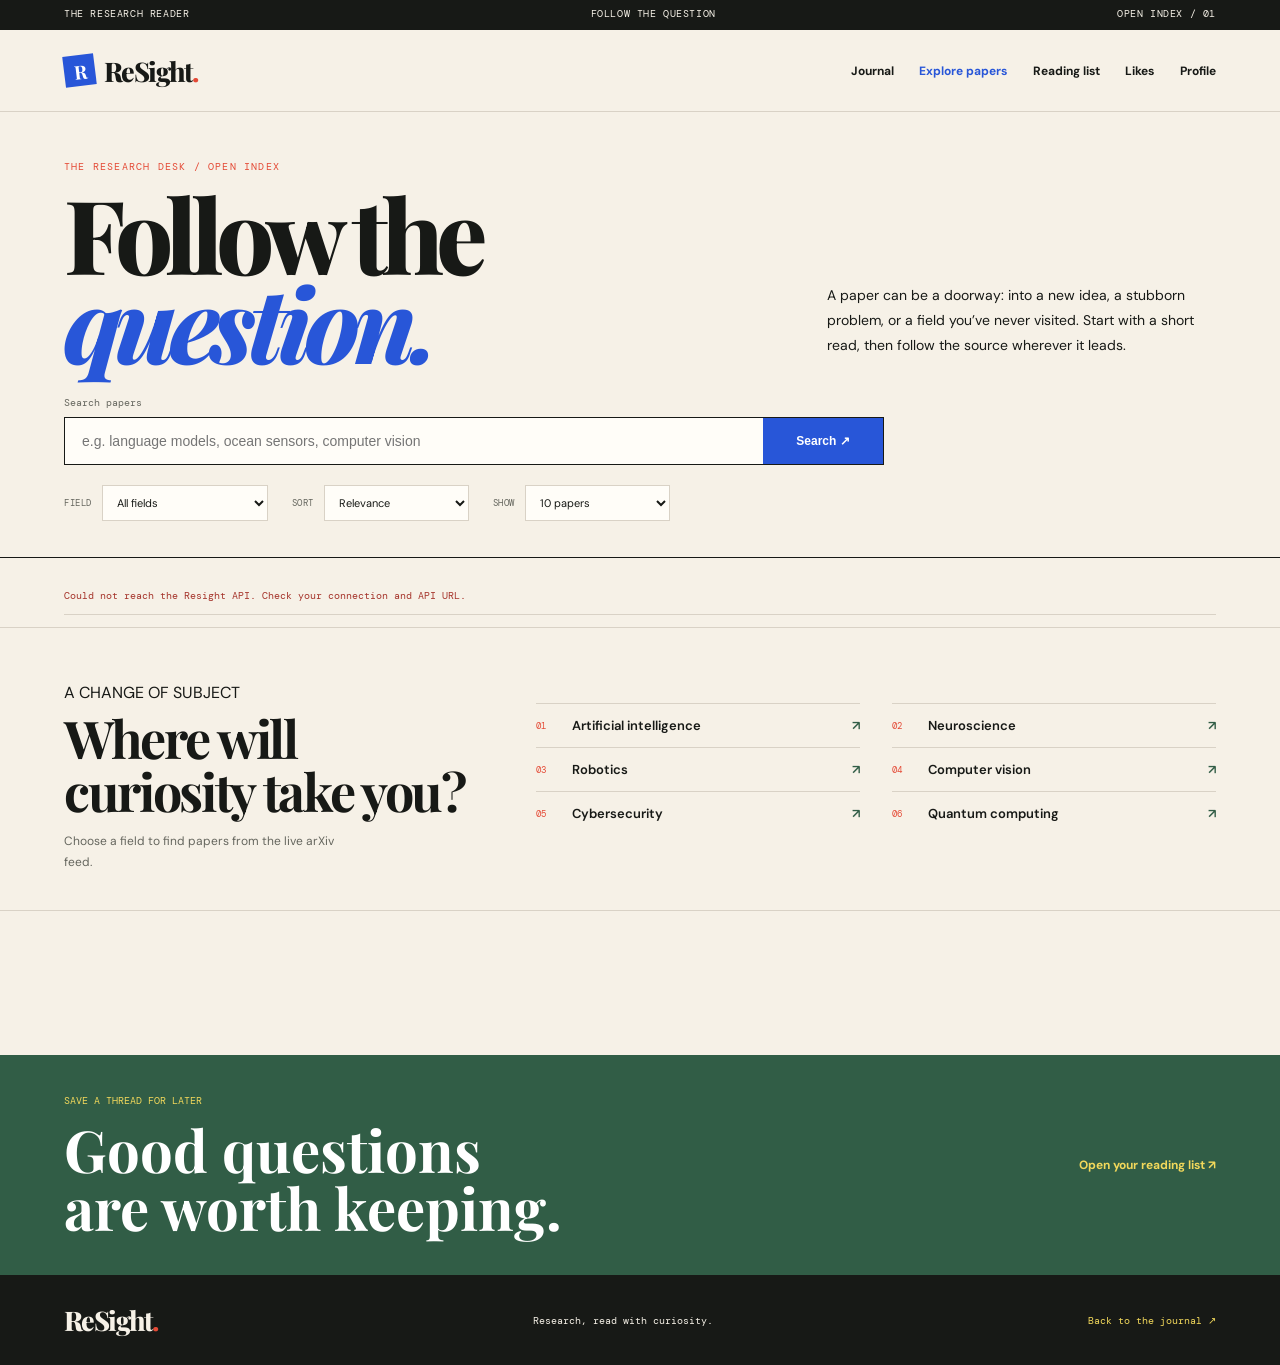
<file: frontend/index.html>
<!DOCTYPE html>
<html lang="en">
<head>
    <meta charset="UTF-8">
    <meta name="viewport" content="width=device-width, initial-scale=1.0">
    <meta name="theme-color" content="#f6f1e7">
    <title>Explore Research | ReSight</title>
    <link rel="preconnect" href="https://fonts.googleapis.com">
    <link rel="preconnect" href="https://fonts.gstatic.com" crossorigin>
    <link href="https://fonts.googleapis.com/css2?family=DM+Mono:wght@400;500&family=DM+Sans:wght@400;500;600;700&family=Playfair+Display:wght@600;700;800&display=swap" rel="stylesheet">
    <link rel="stylesheet" href="shared.css">
    <link rel="stylesheet" href="index.css">
</head>
<body class="feed-page">
    <div class="issue-ribbon"><span>THE RESEARCH READER</span><span>FOLLOW THE QUESTION</span><span>OPEN INDEX / 01</span></div>
    <header class="site-header">
        <a class="nav-logo" href="home.html"><span class="logo-mark" aria-hidden="true">R</span>ReSight<span class="logo-period">.</span></a>
        <nav aria-label="Main navigation">
            <a href="home.html">Journal</a>
            <a class="active" href="index.html">Explore papers</a>
            <a href="bookmarks.html">Reading list</a>
            <a href="likes.html">Likes</a>
            <a href="profile.html">Profile</a>
        </nav>
    </header>
    <main>
        <section class="feed-intro">
            <p class="eyebrow">THE RESEARCH DESK / OPEN INDEX</p>
            <div class="feed-title-row"><h1>Follow the<br><em>question.</em></h1><p>A paper can be a doorway: into a new idea, a stubborn problem, or a field you’ve never visited. Start with a short read, then follow the source wherever it leads.</p></div>
            <form id="searchForm" class="feed-controls" role="search">
                <label class="feed-search-label" for="searchInput">Search papers</label>
                <div class="search-field"><input id="searchInput" type="search" placeholder="e.g. language models, ocean sensors, computer vision"><button type="submit">Search <span aria-hidden="true">↗</span></button></div>
                <div class="feed-filters">
                    <label>FIELD
                        <select id="categoryselect" class="category-select">
                            <option value="All">All fields</option>
                            <option value="Artificial Intelligence">Artificial intelligence</option>
                            <option value="Neuroscience">Neuroscience</option>
                            <option value="Robotics">Robotics</option>
                            <option value="Computer Vision">Computer vision</option>
                            <option value="Cybersecurity">Cybersecurity</option>
                            <option value="Quantum Computing">Quantum computing</option>
                            <option value="Software">Software</option>
                            <option value="Energy Tech">Energy technology</option>
                        </select>
                    </label>
                    <label>SORT
                        <select id="sortSelect">
                            <option value="relevance">Relevance</option>
                            <option value="submittedDate">Newest first</option>
                        </select>
                    </label>
                    <label>SHOW
                        <select id="countSelect">
                            <option value="5">5 papers</option>
                            <option value="10" selected>10 papers</option>
                            <option value="20">20 papers</option>
                        </select>
                    </label>
                </div>
            </form>
        </section>
        <section class="feed-results" aria-label="Research results">
            <div class="result-heading"><p id="feedMessage" role="status" aria-live="polite">Preparing the research desk…</p><span id="resultCount" class="result-count"></span></div>
            <section id="featuredSection" class="featured-section" aria-label="Featured paper" hidden>
                <div class="editorial-marker"><span>01</span><span>THE OPENING PAPER</span></div>
                <div id="featuredPaper" class="featured-paper"></div>
            </section>
            <section id="recentSection" class="recent-section" aria-labelledby="recentHeading" hidden>
                <div class="feed-section-heading">
                    <div><p class="eyebrow">THE LATEST READING</p><h2 id="recentHeading">Recent papers<span class="tomato-period">.</span></h2></div>
                    <p>Selected from the papers returned by your current search.</p>
                </div>
                <div id="recentPapers" class="contain recent-grid"></div>
            </section>
            <section id="whySection" class="why-section" aria-labelledby="whyHeading" hidden>
                <div class="why-label"><span>02 / A CLOSER LOOK</span><h2 id="whyHeading">Why it matters</h2></div>
                <div id="whyPaper" class="why-paper"></div>
            </section>
            <section class="discovery-section" aria-labelledby="discoveryHeading">
                <div class="discovery-copy">
                    <p class="eyebrow">A CHANGE OF SUBJECT</p>
                    <h2 id="discoveryHeading">Where will<br>curiosity take you?</h2>
                    <p>Choose a field to find papers from the live arXiv feed.</p>
                </div>
                <nav class="discovery-topics" aria-label="Explore research fields">
                    <a href="index.html" data-category="Artificial Intelligence"><span>01</span>Artificial intelligence <span aria-hidden="true">↗</span></a>
                    <a href="index.html" data-category="Neuroscience"><span>02</span>Neuroscience <span aria-hidden="true">↗</span></a>
                    <a href="index.html" data-category="Robotics"><span>03</span>Robotics <span aria-hidden="true">↗</span></a>
                    <a href="index.html" data-category="Computer Vision"><span>04</span>Computer vision <span aria-hidden="true">↗</span></a>
                    <a href="index.html" data-category="Cybersecurity"><span>05</span>Cybersecurity <span aria-hidden="true">↗</span></a>
                    <a href="index.html" data-category="Quantum Computing"><span>06</span>Quantum computing <span aria-hidden="true">↗</span></a>
                </nav>
            </section>
            <section id="moreSection" class="more-section" aria-labelledby="moreHeading" hidden>
                <div class="feed-section-heading">
                    <div><p class="eyebrow">KEEP PULLING THE THREAD</p><h2 id="moreHeading">More from the search<span class="cobalt-period">.</span></h2></div>
                    <p>The remaining papers, left open for a longer read.</p>
                </div>
                <div id="morePapers" class="contain more-grid"></div>
            </section>
        </section>
        <section class="feed-bottom-cta"><p class="eyebrow">SAVE A THREAD FOR LATER</p><h2>Good questions<br>are worth keeping.</h2><a href="bookmarks.html">Open your reading list ↗</a></section>
    </main>
    <footer class="site-footer"><a class="nav-logo" href="home.html">ReSight<span class="logo-period">.</span></a><span>Research, read with curiosity.</span><a href="home.html">Back to the journal ↗</a></footer>
    <script src="runtime-config.js"></script>
    <script src="config.js"></script>
    <script src="api.js"></script>
    <script src="script.js"></script>
</body>
</html>
</file>
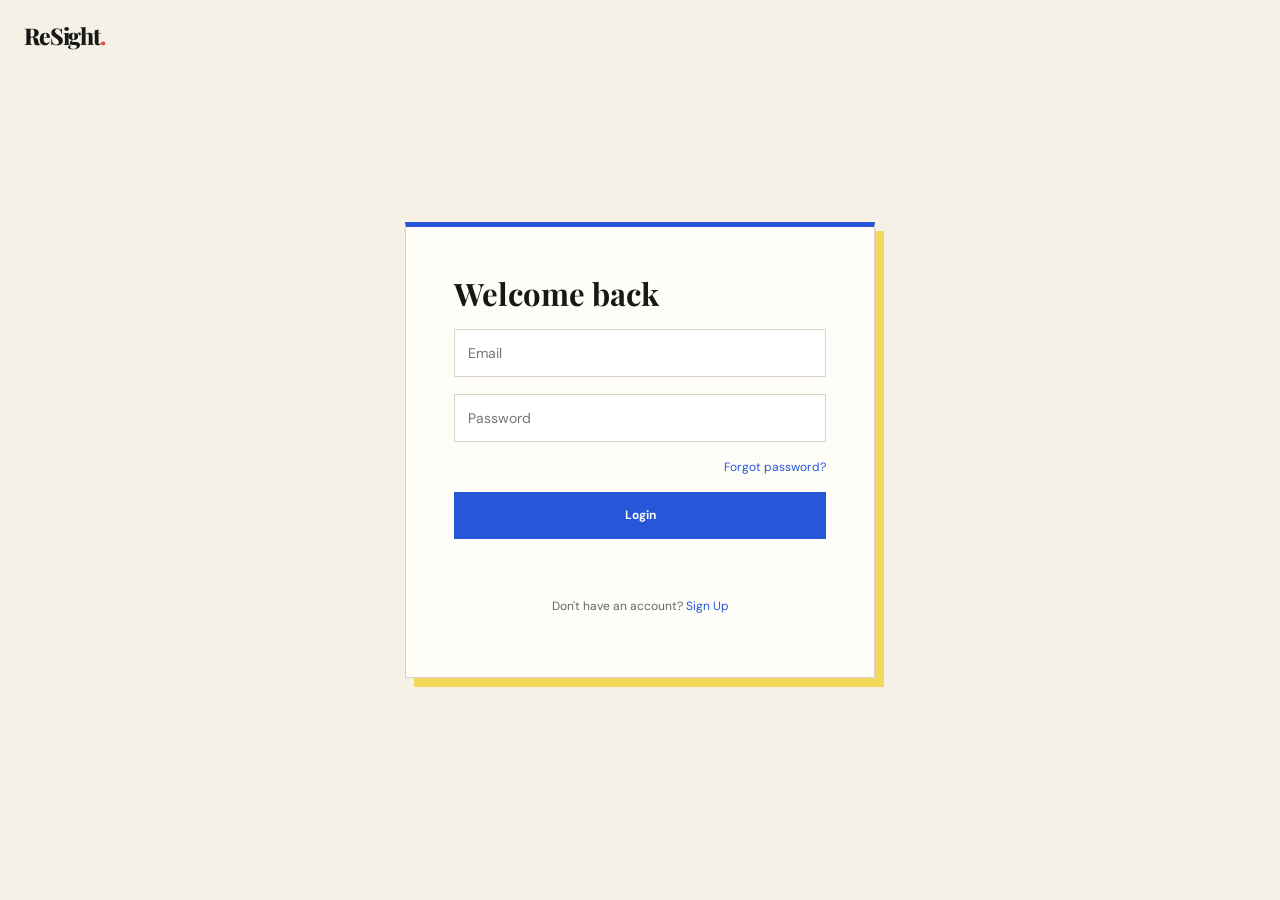
<file: frontend/bookmarks.html>
<!DOCTYPE html>

<html lang="en">

<head>
<meta charset="UTF-8">
<meta name="viewport" content="width=device-width, initial-scale=1.0">
<link rel="preconnect" href="https://fonts.googleapis.com">

<link rel="preconnect" href="https://fonts.gstatic.com" crossorigin>

<link href="https://fonts.googleapis.com/css2?family=DM+Mono:wght@400;500&family=DM+Sans:wght@400;500;600;700&family=Playfair+Display:wght@600;700;800&display=swap" rel="stylesheet">
<title>Bookmarks</title>

<link rel="stylesheet" href="bookmarks.css">
<link rel="stylesheet" href="shared.css">

</head>

<body>

<div class="issue-ribbon"><span>THE RESEARCH READER</span><span>KEEP THE GOOD THREADS</span><span>YOUR INDEX / 01</span></div>
<header class="site-header">
    <a class="nav-logo" href="home.html"><span class="logo-mark" aria-hidden="true">R</span>ReSight<span class="logo-period">.</span></a>
    <nav aria-label="Main navigation">
        <a href="home.html">Home</a>
        <a href="index.html">Research feed</a>
        <a class="active" href="bookmarks.html">Bookmarks</a>
        <a href="likes.html">Likes</a>
        <a href="profile.html">Profile</a>
    </nav>
</header>

<main class="library-page">
    <div class="library-intro"><p class="eyebrow">YOUR PRIVATE INDEX / 01</p><h1 class="mybookmarks">Reading<br><em>list.</em></h1><p>A place for the papers you want to come back to.</p></div>
    <label class="library-search-label" for="librarySearch">FILTER YOUR READING LIST</label>
    <input id="librarySearch" class="library-search" type="search" placeholder="Search titles or authors">
    <p id="libraryMessage" class="page-message" role="status" aria-live="polite"></p>
    <div id="bookmarksContainer" class="library-grid"></div>
</main>

<script src="runtime-config.js"></script>
<script src="config.js"></script>
<script src="api.js"></script>
<script src="bookmarks.js"></script>

</body>

</html>
</file>
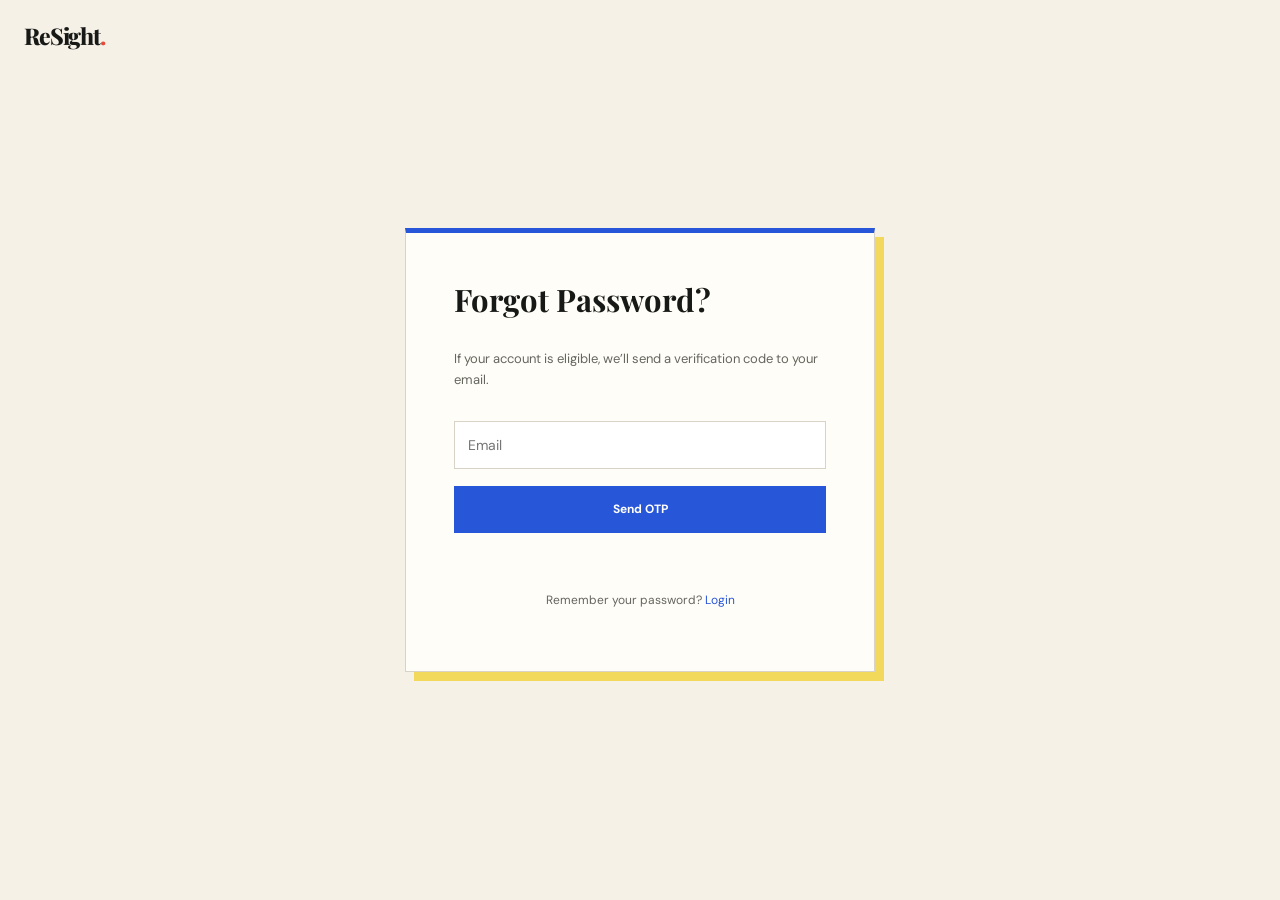
<file: frontend/forgot-password.html>
<!DOCTYPE html>
<html lang="en">

<head>
    <meta charset="UTF-8">
    <meta name="viewport" content="width=device-width, initial-scale=1.0">
    <title>Forgot Password | ReSight</title>
    <link rel="preconnect" href="https://fonts.googleapis.com">
    <link rel="preconnect" href="https://fonts.gstatic.com" crossorigin>
    <link href="https://fonts.googleapis.com/css2?family=DM+Mono:wght@400;500&family=DM+Sans:wght@400;500;600;700&family=Playfair+Display:wght@600;700;800&display=swap" rel="stylesheet">
    <link rel="stylesheet" href="styles.css">
    <link rel="stylesheet" href="shared.css">
</head>

<body class="login-page">
    <a class="auth-brand" href="home.html">ReSight<span>.</span></a>

    <form id="forgotForm" class="login-card">

        <h2>Forgot Password?</h2>

        <p>If your account is eligible, we’ll send a verification code to your email.</p>

        <input
            id="email"
            type="email"
            class="login-input"
            autocomplete="email"
            aria-label="Email"
            placeholder="Email"
            required
        >

        <button
            type="submit"
            class="login-btn"
        >
            Send OTP
        </button>

        <p id="message" role="status" aria-live="polite"></p>

        <p class="noacc">
            Remember your password?
            <a href="login.html" class="signup-link">Login</a>
        </p>

    </form>

    <script src="runtime-config.js"></script>
    <script src="config.js"></script>
    <script src="api.js"></script>
    <script src="forgot-password.js"></script>

</body>

</html>
</file>
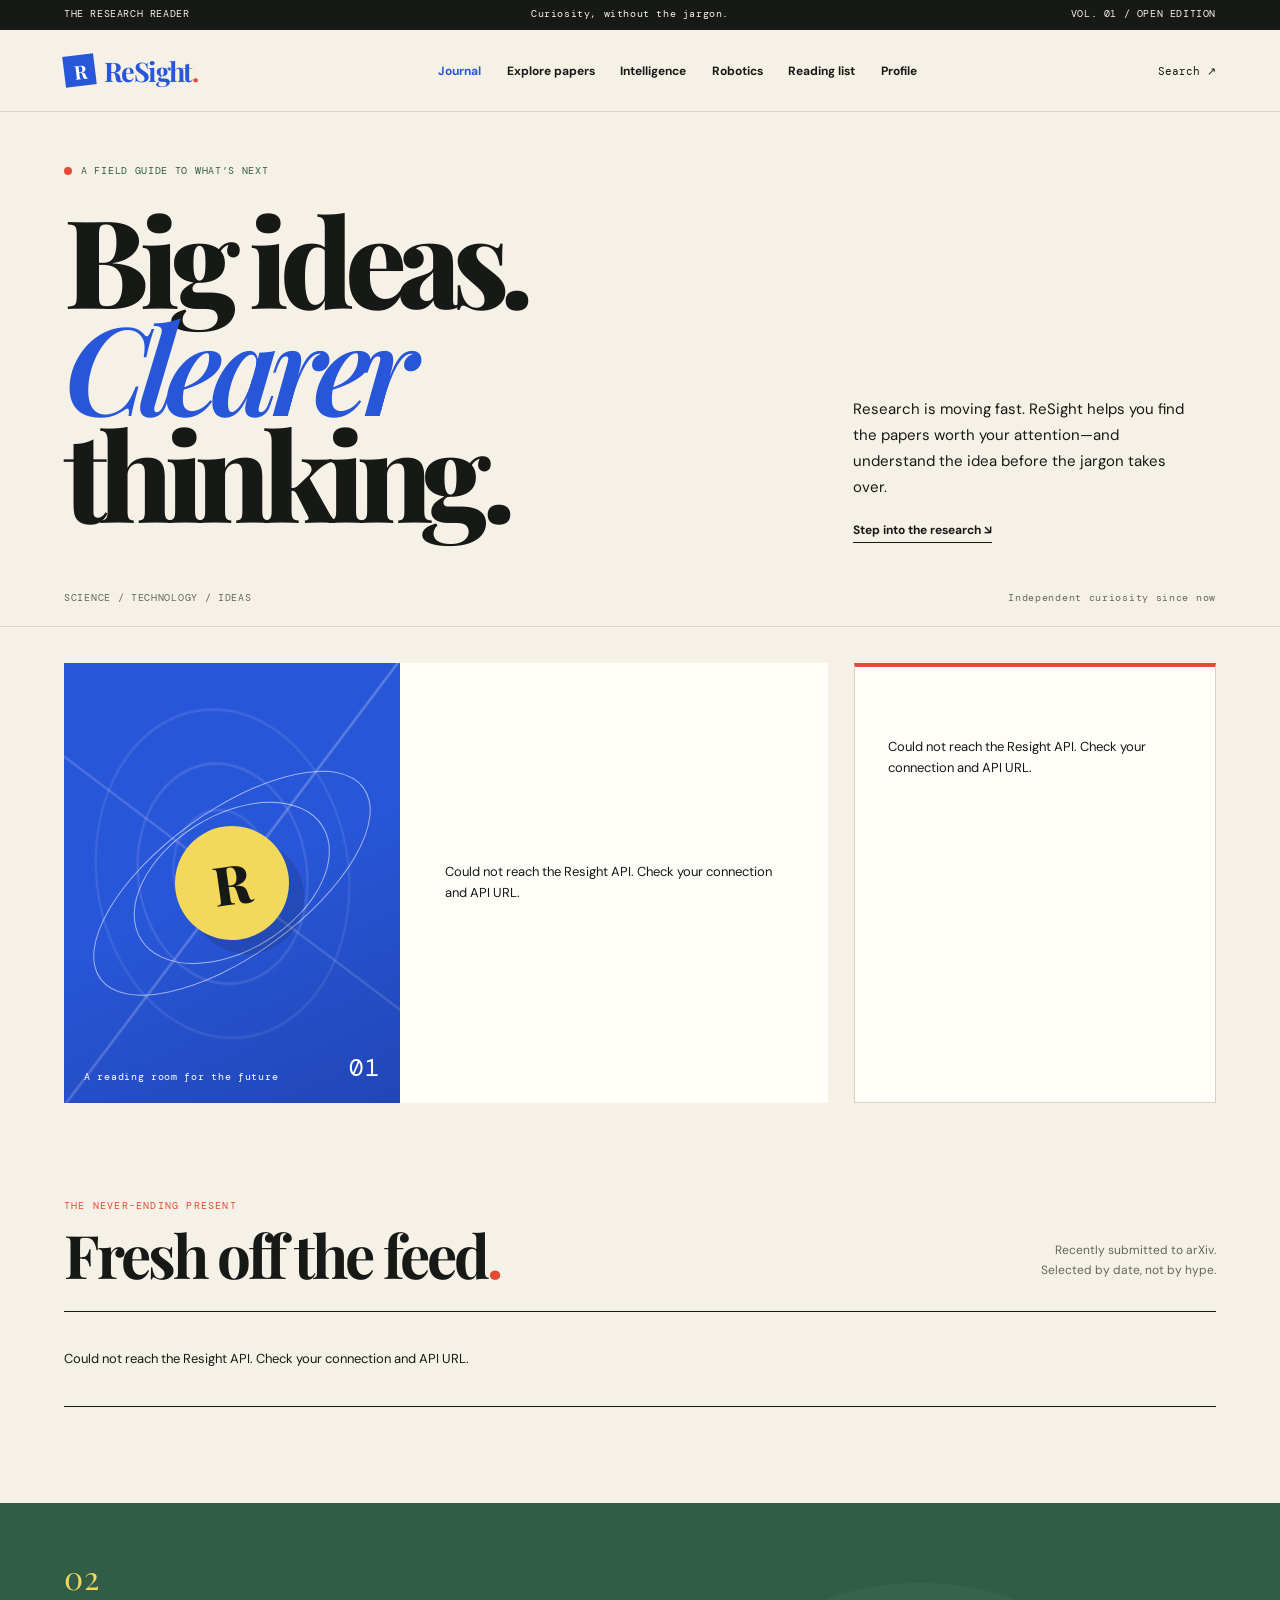
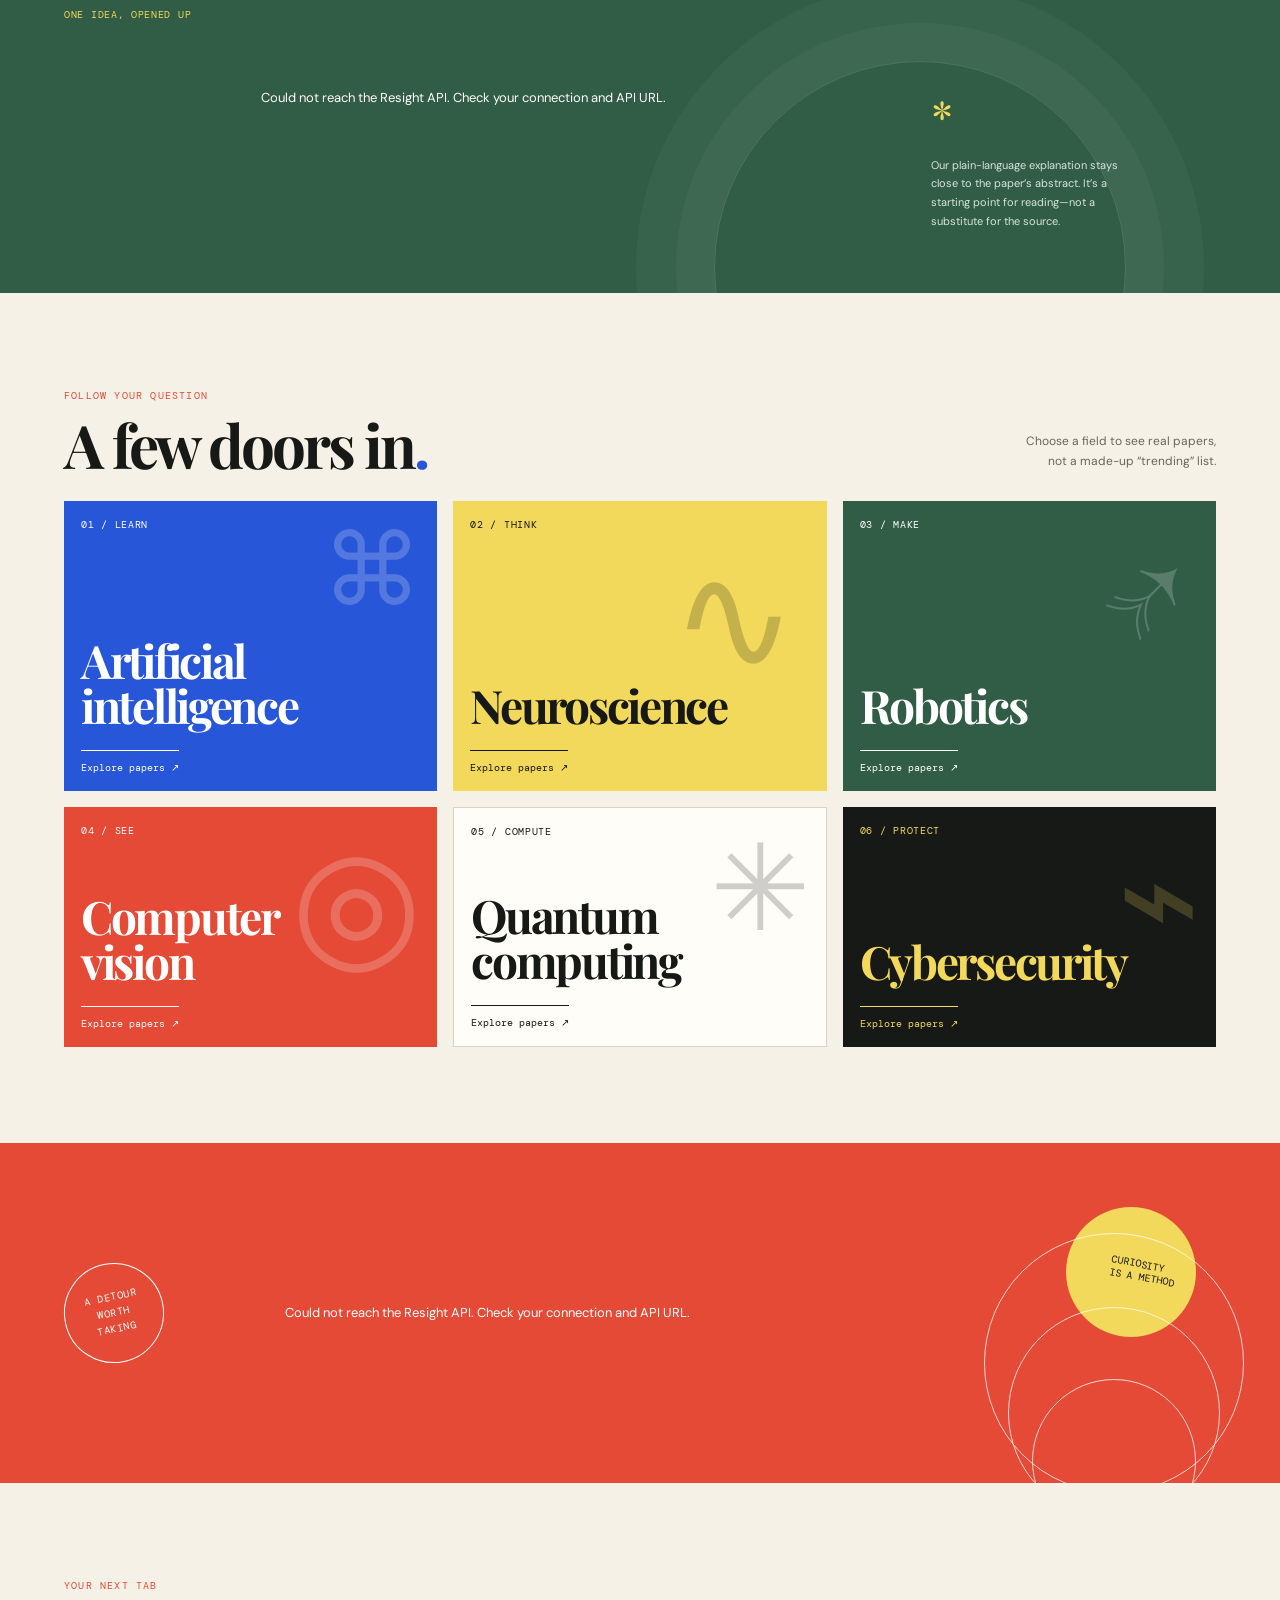
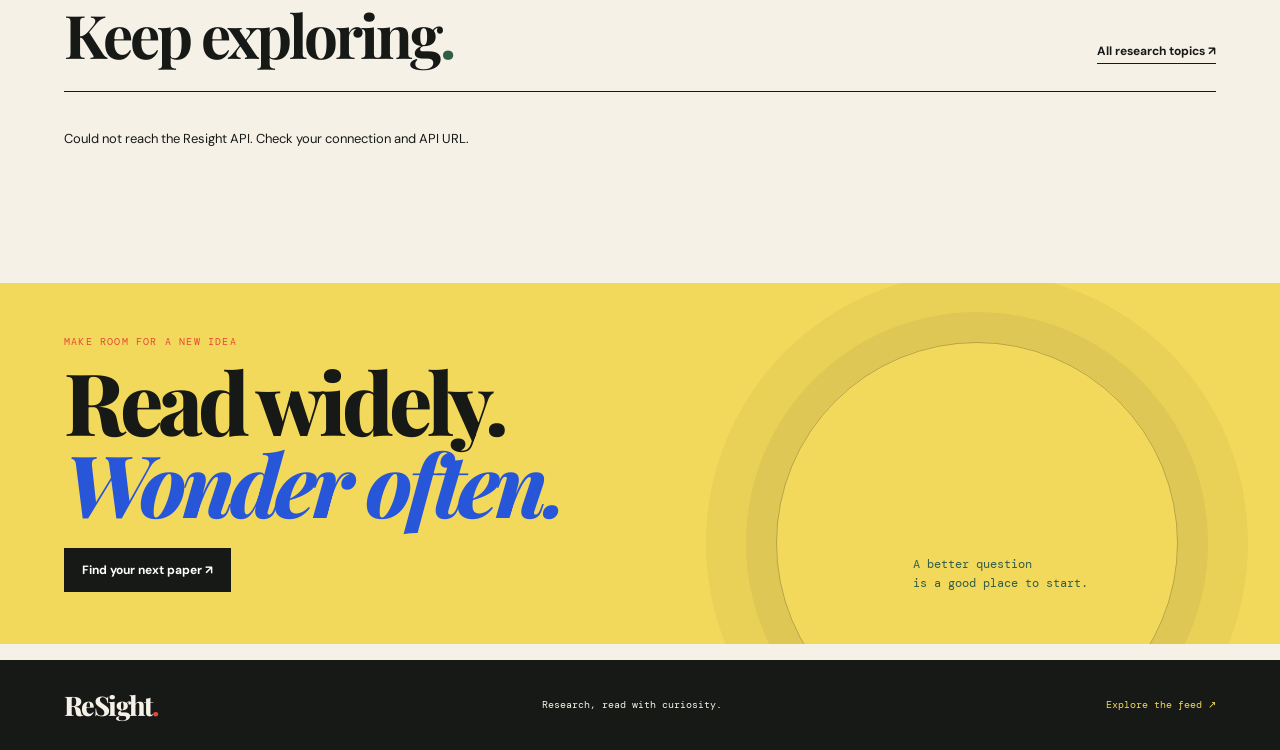
<file: frontend/home.html>
<!DOCTYPE html>
<html lang="en">
<head>
    <meta charset="UTF-8">
    <meta name="viewport" content="width=device-width, initial-scale=1.0">
    <meta name="theme-color" content="#f6f1e7">
    <title>ReSight — A field guide to what's next</title>
    <link rel="preconnect" href="https://fonts.googleapis.com">
    <link rel="preconnect" href="https://fonts.gstatic.com" crossorigin>
    <link href="https://fonts.googleapis.com/css2?family=DM+Mono:wght@400;500&family=DM+Sans:wght@400;500;600;700&family=Playfair+Display:wght@600;700;800&display=swap" rel="stylesheet">
    <link rel="stylesheet" href="shared.css">
    <link rel="stylesheet" href="home.css">
</head>
<body class="home-page">
    <div class="issue-ribbon"><span>THE RESEARCH READER</span><span>Curiosity, without the jargon.</span><span>VOL. 01 / OPEN EDITION</span></div>
    <header class="site-header">
        <a class="nav-logo" href="home.html" aria-label="ReSight home"><span class="logo-mark" aria-hidden="true">R</span>ReSight<span class="logo-period">.</span></a>
        <nav aria-label="Main navigation">
            <a class="active" href="home.html">Journal</a>
            <a href="index.html">Explore papers</a>
            <a href="index.html" data-category="Artificial Intelligence">Intelligence</a>
            <a href="index.html" data-category="Robotics">Robotics</a>
            <a href="bookmarks.html">Reading list</a>
            <a href="profile.html">Profile</a>
        </nav>
        <a class="header-search" href="index.html" aria-label="Search research">Search <span aria-hidden="true">↗</span></a>
    </header>

    <main>
        <section class="cover-intro">
            <div class="cover-kicker"><span class="issue-dot"></span> A field guide to what’s next</div>
            <div class="cover-grid">
                <h1>Big ideas.<br><em>Clearer</em> thinking.</h1>
                <div class="cover-note">
                    <p>Research is moving fast. ReSight helps you find the papers worth your attention—and understand the idea before the jargon takes over.</p>
                    <a class="ink-link" href="index.html">Step into the research <span aria-hidden="true">↘</span></a>
                </div>
            </div>
            <div class="cover-bottom"><span>SCIENCE / TECHNOLOGY / IDEAS</span><span>Independent curiosity since now</span></div>
        </section>

        <section class="feature-spread" aria-labelledby="featureHeading">
            <div class="feature-primary">
                <div class="feature-art" aria-hidden="true">
                    <div class="orbit orbit-one"></div><div class="orbit orbit-two"></div>
                    <div class="orbit-core"><span>R</span></div>
                    <span class="art-caption">A reading room for the future</span>
                    <span class="feature-index">01</span>
                </div>
                <article class="feature-copy" aria-busy="true">
                    <div class="section-tag"><span>THE COVER STORY</span><span>01 — FEATURE</span></div>
                    <h2 id="featureHeading">Finding a paper to feature…</h2>
                    <p class="feature-byline">Latest research · arXiv</p>
                    <p class="feature-summary loading-copy">Fetching a real paper from the research feed.</p>
                    <div class="feature-actions"><span class="summary-source"></span></div>
                </article>
            </div>
            <article class="secondary-feature" aria-busy="true">
                <div class="secondary-tag"><span>ALSO ON THE RADAR</span><span>02 / FIELD NOTE</span></div>
                <p class="secondary-kicker">A DIFFERENT ANGLE</p>
                <h2 id="secondaryFeatureHeading">Finding another paper…</h2>
                <p id="secondaryFeatureByline" class="secondary-byline">A recent paper from arXiv</p>
                <p id="secondaryFeatureSummary" class="secondary-summary loading-copy">Finding a second paper from the live research feed.</p>
                <div class="secondary-actions">
                    <span id="secondaryFeatureSource" class="summary-source"></span>
                    <div id="secondaryFeatureActions" class="secondary-action-buttons"></div>
                </div>
            </article>
        </section>

        <section class="fresh-section editorial-section" aria-labelledby="freshHeading">
            <div class="section-head">
                <div><p class="eyebrow">THE NEVER-ENDING PRESENT</p><h2 id="freshHeading">Fresh off the feed<span class="red-period">.</span></h2></div>
                <p class="section-aside">Recently submitted to arXiv.<br>Selected by date, not by hype.</p>
            </div>
            <div id="freshPapers" class="fresh-grid" aria-busy="true">
                <p class="loading-copy">Gathering the latest papers…</p>
            </div>
        </section>

        <section class="big-idea-section" aria-labelledby="bigIdeaHeading">
            <div class="big-idea-label"><span>02</span><span>ONE IDEA, OPENED UP</span></div>
            <div class="big-idea-copy" aria-busy="true">
                <p class="eyebrow">THE BIG IDEA</p>
                <h2 id="bigIdeaHeading">One paper.<br><em>A new perspective.</em></h2>
                <p class="big-idea-text loading-copy">Finding a recent paper to read more closely…</p>
                <p class="big-idea-source"></p>
                <button class="paper-read big-idea-read" type="button" hidden>Read the paper <span aria-hidden="true">↗</span></button>
            </div>
            <div class="big-idea-aside"><span class="asterisk">*</span><p>Our plain-language explanation stays close to the paper’s abstract. It’s a starting point for reading—not a substitute for the source.</p></div>
        </section>

        <section class="topic-section editorial-section" aria-labelledby="topicHeading">
            <div class="section-head">
                <div><p class="eyebrow">FOLLOW YOUR QUESTION</p><h2 id="topicHeading">A few doors in<span class="blue-period">.</span></h2></div>
                <p class="section-aside">Choose a field to see real papers,<br>not a made-up “trending” list.</p>
            </div>
            <div class="topic-grid">
                <a class="topic-tile topic-blue" href="index.html" data-category="Artificial Intelligence"><span class="topic-number">01 / LEARN</span><span class="topic-symbol symbol-ai" aria-hidden="true">⌘</span><h3>Artificial<br>intelligence</h3><span class="topic-go">Explore papers ↗</span></a>
                <a class="topic-tile topic-yellow" href="index.html" data-category="Neuroscience"><span class="topic-number">02 / THINK</span><span class="topic-symbol symbol-neuro" aria-hidden="true">∿</span><h3>Neuroscience</h3><span class="topic-go">Explore papers ↗</span></a>
                <a class="topic-tile topic-green" href="index.html" data-category="Robotics"><span class="topic-number">03 / MAKE</span><span class="topic-symbol symbol-robot" aria-hidden="true">↗</span><h3>Robotics</h3><span class="topic-go">Explore papers ↗</span></a>
                <a class="topic-tile topic-red" href="index.html" data-category="Computer Vision"><span class="topic-number">04 / SEE</span><span class="topic-symbol symbol-vision" aria-hidden="true">◎</span><h3>Computer<br>vision</h3><span class="topic-go">Explore papers ↗</span></a>
                <a class="topic-tile topic-ivory" href="index.html" data-category="Quantum Computing"><span class="topic-number">05 / COMPUTE</span><span class="topic-symbol symbol-quantum" aria-hidden="true">✳</span><h3>Quantum<br>computing</h3><span class="topic-go">Explore papers ↗</span></a>
                <a class="topic-tile topic-blue topic-cyber" href="index.html" data-category="Cybersecurity"><span class="topic-number">06 / PROTECT</span><span class="topic-symbol symbol-cyber" aria-hidden="true">⌁</span><h3>Cybersecurity</h3><span class="topic-go">Explore papers ↗</span></a>
            </div>
        </section>

        <section class="surprise-section" aria-labelledby="surpriseHeading">
            <div class="surprise-stamp">A DETOUR<br>WORTH TAKING</div>
            <div class="surprise-content" aria-busy="true">
                <p class="eyebrow">WAIT, THAT’S INTERESTING</p>
                <h2 id="surpriseHeading">The unexpected<br>corner of research.</h2>
                <p class="surprise-summary loading-copy">Looking for a real paper outside the usual track…</p>
                <button class="paper-read surprise-read" type="button" hidden>Take the detour <span aria-hidden="true">↗</span></button>
            </div>
            <div class="surprise-art" aria-hidden="true"><span class="sun"></span><span class="arc arc-a"></span><span class="arc arc-b"></span><span class="arc arc-c"></span><span class="surprise-label">CURIOSITY<br>IS A METHOD</span></div>
        </section>

        <section class="keep-section editorial-section" aria-labelledby="keepHeading">
            <div class="section-head">
                <div><p class="eyebrow">YOUR NEXT TAB</p><h2 id="keepHeading">Keep exploring<span class="green-period">.</span></h2></div>
                <a class="ink-link" href="index.html">All research topics ↗</a>
            </div>
            <div id="keepPapers" class="keep-grid" aria-busy="true"><p class="loading-copy">Finding another thread to follow…</p></div>
        </section>

        <section class="closing-note">
            <p class="eyebrow">MAKE ROOM FOR A NEW IDEA</p>
            <h2>Read widely.<br><em>Wonder often.</em></h2>
            <a class="closing-cta" href="index.html">Find your next paper <span aria-hidden="true">↗</span></a>
            <p class="closing-margin">A better question<br>is a good place to start.</p>
        </section>
        <p id="homeMessage" class="page-message" role="status" aria-live="polite"></p>
    </main>

    <footer class="site-footer"><a class="nav-logo" href="home.html">ReSight<span class="logo-period">.</span></a><span>Research, read with curiosity.</span><a href="index.html">Explore the feed ↗</a></footer>

    <script src="runtime-config.js"></script>
    <script src="config.js"></script>
    <script src="api.js"></script>
    <script src="home.js"></script>
</body>
</html>
</file>
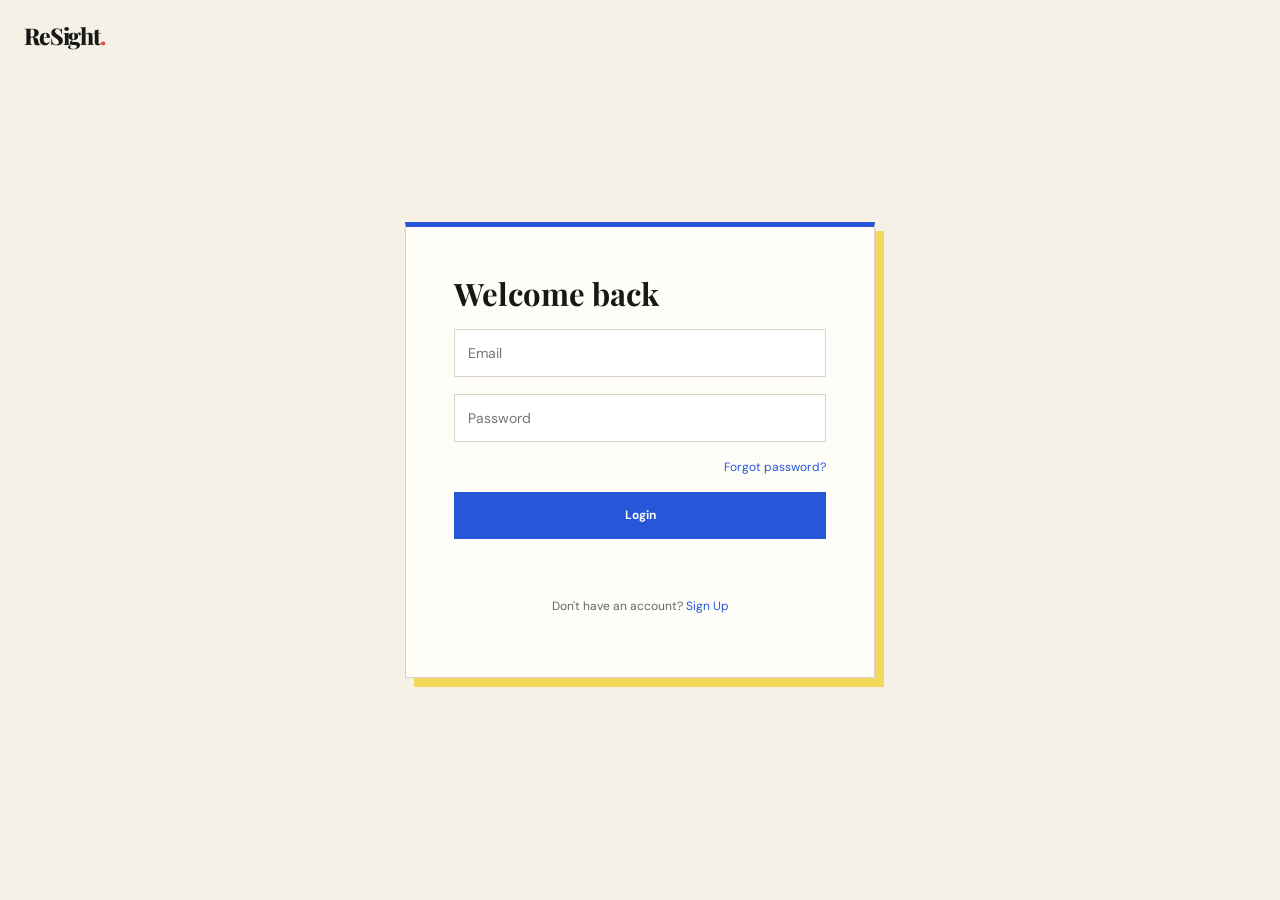
<file: frontend/likes.html>
<!DOCTYPE html>

<html lang="en">

<head>
<meta charset="UTF-8">
<meta name="viewport" content="width=device-width, initial-scale=1.0">
<link rel="preconnect" href="https://fonts.googleapis.com">

<link rel="preconnect" href="https://fonts.gstatic.com" crossorigin>

<link href="https://fonts.googleapis.com/css2?family=DM+Mono:wght@400;500&family=DM+Sans:wght@400;500;600;700&family=Playfair+Display:wght@600;700;800&display=swap" rel="stylesheet">
<title>Likes</title>

<link rel="stylesheet" href="bookmarks.css">
<link rel="stylesheet" href="shared.css">

</head>

<body>

<div class="issue-ribbon"><span>THE RESEARCH READER</span><span>KEEP THE GOOD THREADS</span><span>YOUR INDEX / 02</span></div>
<header class="site-header">
    <a class="nav-logo" href="home.html"><span class="logo-mark" aria-hidden="true">R</span>ReSight<span class="logo-period">.</span></a>
    <nav aria-label="Main navigation">
        <a href="home.html">Home</a>
        <a href="index.html">Research feed</a>
        <a href="bookmarks.html">Bookmarks</a>
        <a class="active" href="likes.html">Likes</a>
        <a href="profile.html">Profile</a>
    </nav>
</header>

<main class="library-page">
    <div class="library-intro"><p class="eyebrow">YOUR PRIVATE INDEX / 02</p><h1 class="likes">Ideas that<br><em>stuck.</em></h1><p>Research you marked as worth another look.</p></div>
    <label class="library-search-label" for="librarySearch">FILTER YOUR LIKES</label>
    <input id="librarySearch" class="library-search" type="search" placeholder="Search titles or authors">
    <p id="libraryMessage" class="page-message" role="status" aria-live="polite"></p>
    <div id="likesContainer" class="library-grid"></div>
</main>

<script src="runtime-config.js"></script>
<script src="config.js"></script>
<script src="api.js"></script>
<script src="likes.js"></script>

</body>

</html>
</file>
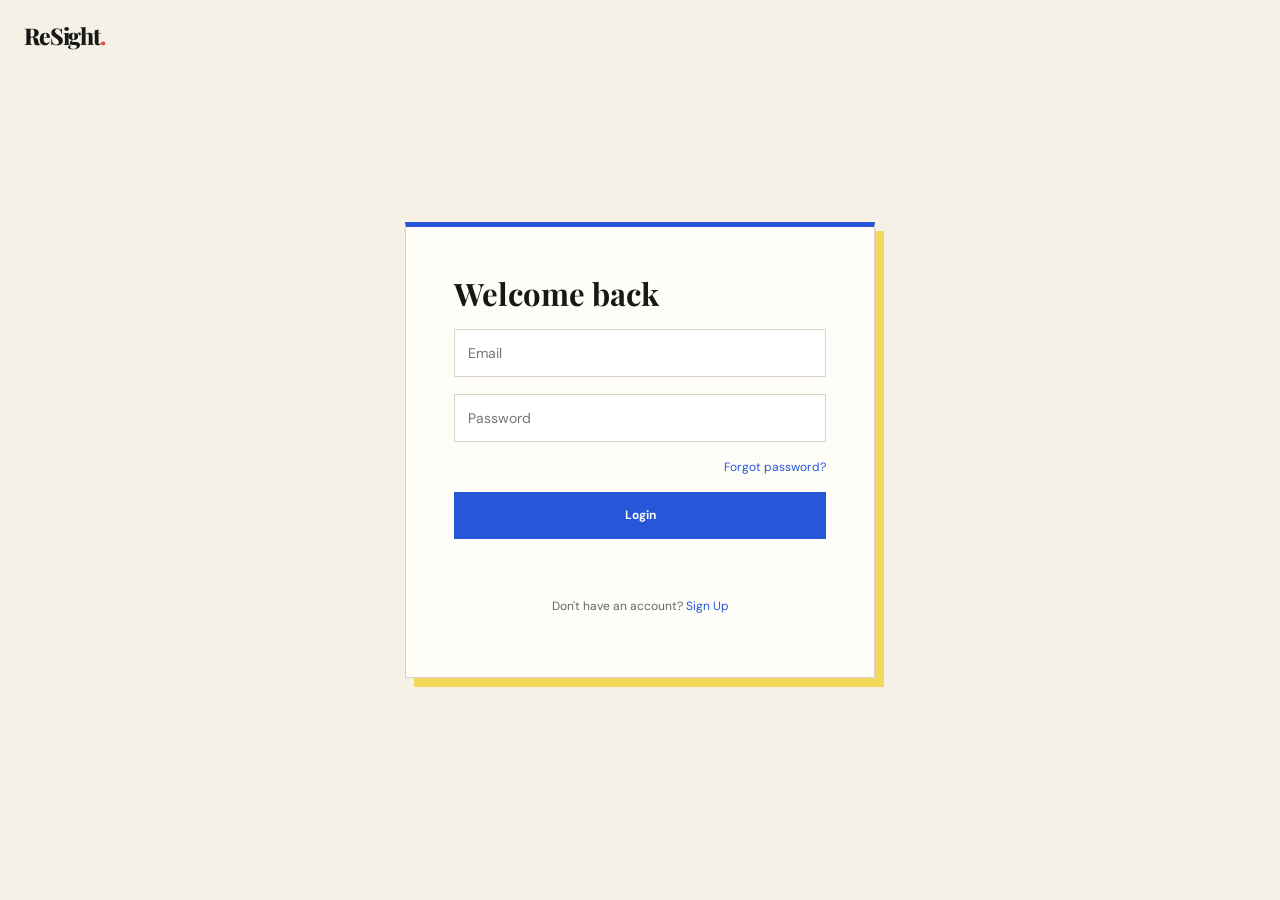
<file: frontend/login.html>
<!DOCTYPE html>
<html lang="en">
<head>
  <meta charset="UTF-8">
  <meta name="viewport" content="width=device-width, initial-scale=1.0">
  <title>Login | ReSight</title>
  <link rel="preconnect" href="https://fonts.googleapis.com">
  <link rel="preconnect" href="https://fonts.gstatic.com" crossorigin>
  <link href="https://fonts.googleapis.com/css2?family=DM+Mono:wght@400;500&family=DM+Sans:wght@400;500;600;700&family=Playfair+Display:wght@600;700;800&display=swap" rel="stylesheet">
  <link rel="stylesheet" href="styles.css">
  <link rel="stylesheet" href="shared.css">
</head>
<body class="login-page">
  <a class="auth-brand" href="home.html">ReSight<span>.</span></a>

  <form class="login-card" id="loginForm">
    
    
    <h2>Welcome back</h2>
    <input id="email" type="email" class="login-input" autocomplete="username" aria-label="Email" placeholder="Email" required>
    <input id="password" type="password" class="login-input" autocomplete="current-password" aria-label="Password" placeholder="Password" required>
    
    <div class="login-options">
      <a href="forgot-password.html" class="forgot-link">Forgot password?</a>
    </div>
    
   <button id="loginBtn" class="login-btn" type="submit">Login</button>
   <p id="message" role="status"></p>
   <p class="noacc"> Don't have an account? <a href="signup.html" class="signup-link">Sign Up</a></p>
  </form>
  <script src="runtime-config.js"></script>
  <script src="config.js"></script>
  <script src="api.js"></script>
  <script src="login.js"></script>
</body>

</html>
</file>
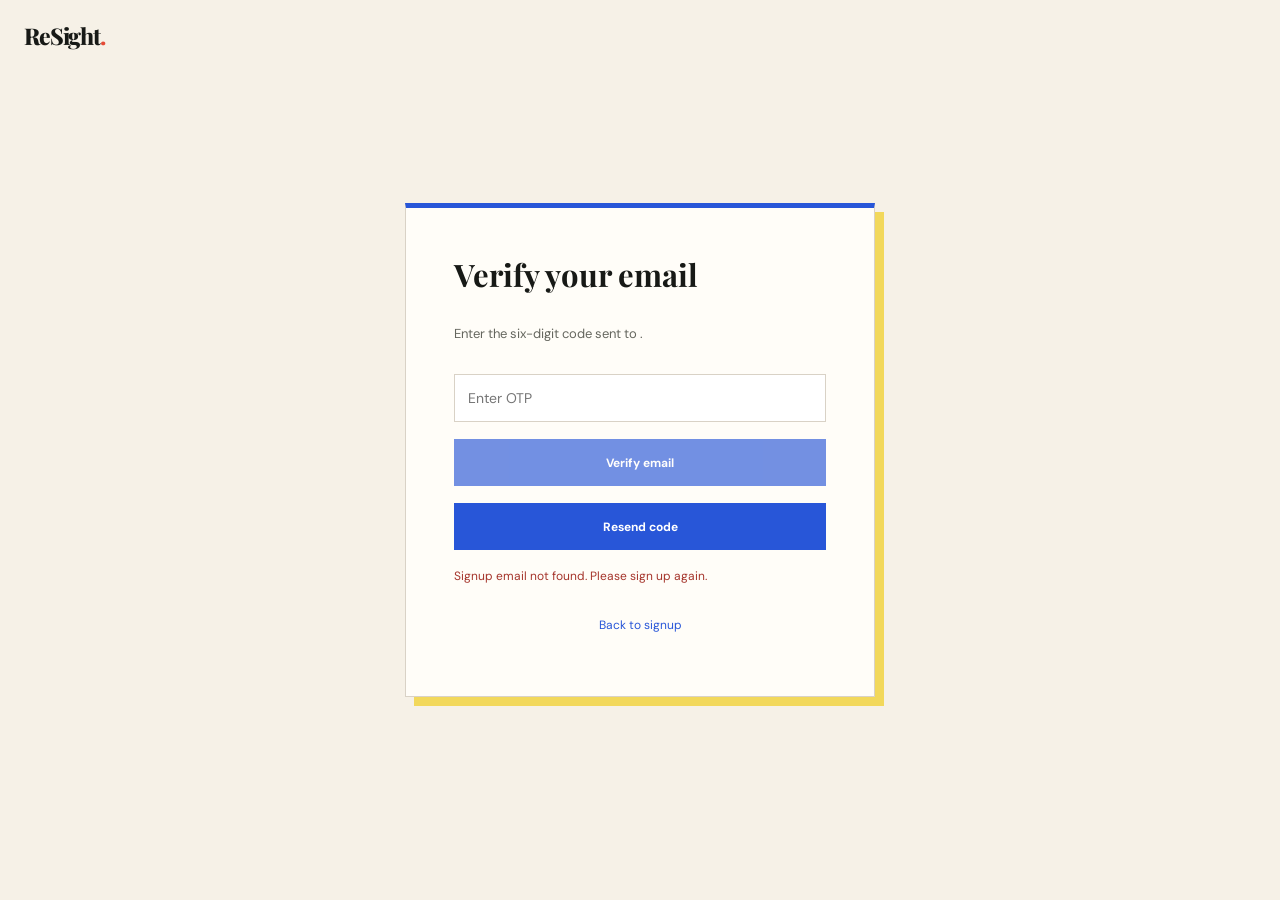
<file: frontend/otp.html>
<!DOCTYPE html>
<html lang="en">
<head>
  <meta charset="UTF-8">
  <meta name="viewport" content="width=device-width, initial-scale=1.0">
  <title>Verify your email | Resight</title>
  <link rel="preconnect" href="https://fonts.googleapis.com">
  <link rel="preconnect" href="https://fonts.gstatic.com" crossorigin>
  <link href="https://fonts.googleapis.com/css2?family=DM+Mono:wght@400;500&family=DM+Sans:wght@400;500;600;700&family=Playfair+Display:wght@600;700;800&display=swap" rel="stylesheet">
  <link rel="stylesheet" href="styles.css">
  <link rel="stylesheet" href="shared.css">
</head>
<body class="login-page">
  <a class="auth-brand" href="home.html">ReSight<span>.</span></a>
  <form id="signupOtpForm" class="login-card">
    <h2>Verify your email</h2>
    <p>Enter the six-digit code sent to <span id="signupEmail"></span>.</p>
    <input id="otp" type="text" class="login-input" inputmode="numeric"
      pattern="[0-9]{6}" maxlength="6" placeholder="Enter OTP" required>
    <button type="submit" class="login-btn">Verify email</button>
    <button id="resendSignupOtp" type="button" class="login-btn">Resend code</button>
    <p id="message" role="status"></p>
    <p class="noacc"><a href="signup.html" class="signup-link">Back to signup</a></p>
  </form>
  <script src="runtime-config.js"></script>
  <script src="config.js"></script>
  <script src="api.js"></script>
  <script src="otp.js"></script>
</body>
</html>
</file>
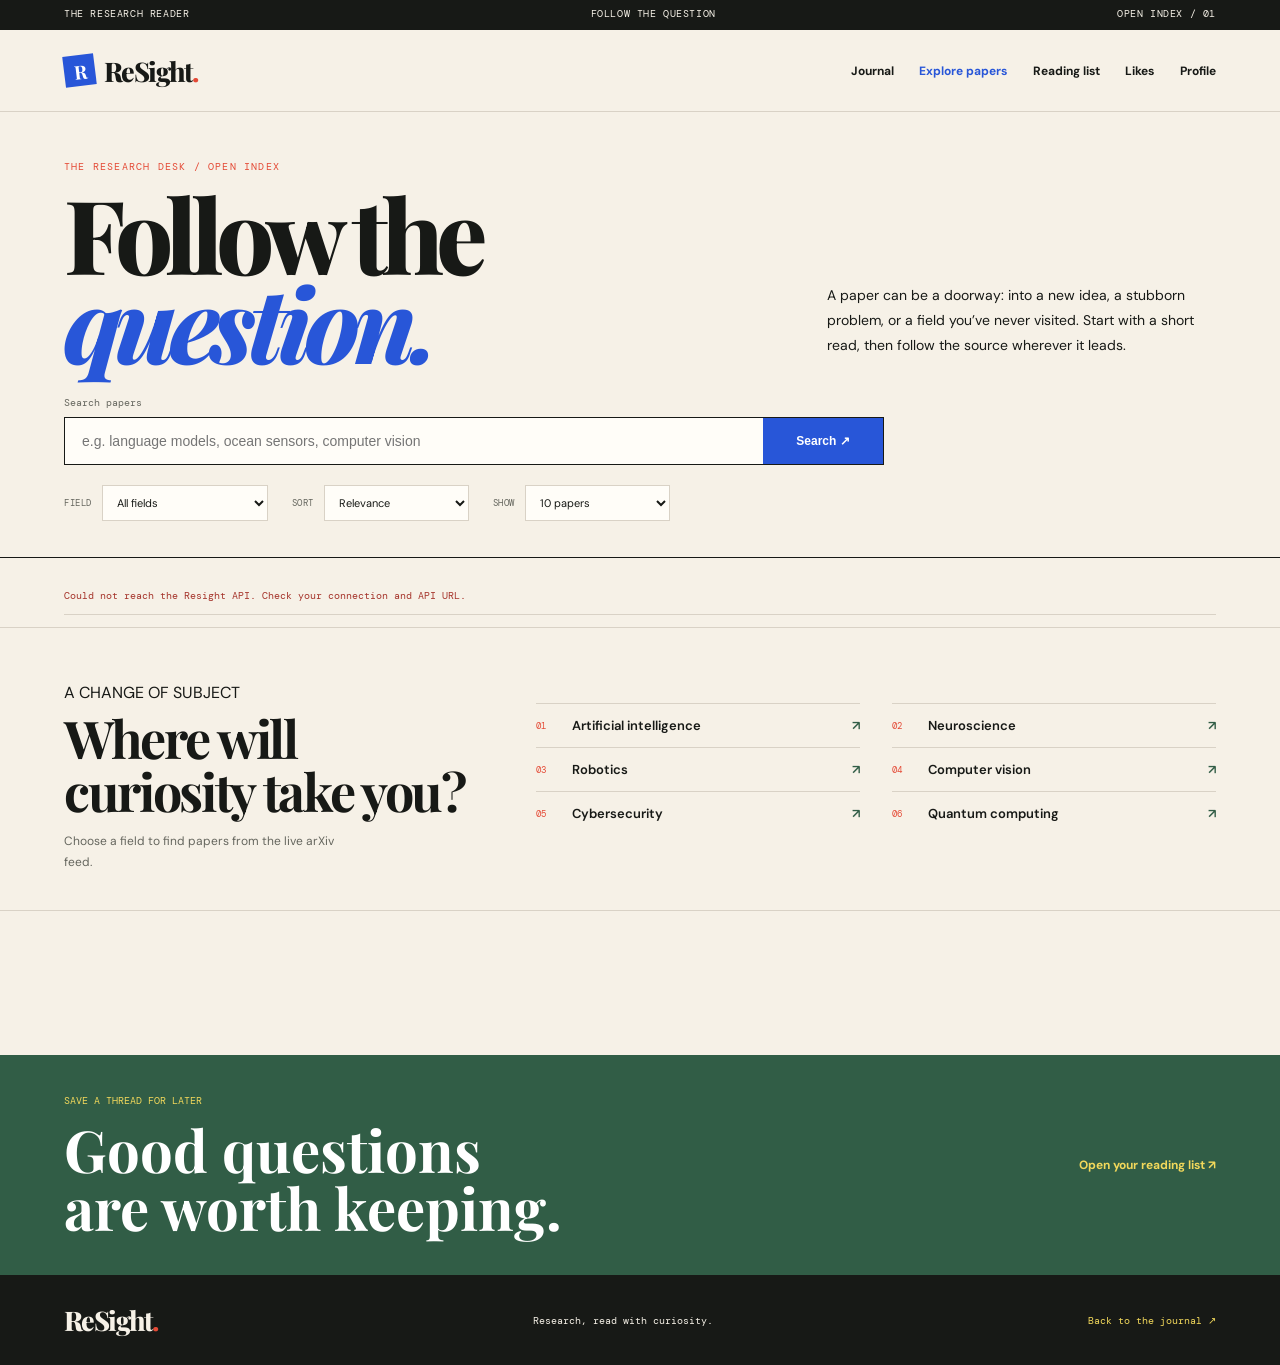
<file: frontend/paper.html>
<!DOCTYPE html>
<html lang="en">
<head>
    <meta charset="UTF-8">
    <meta name="viewport" content="width=device-width, initial-scale=1.0">
    <meta name="theme-color" content="#f6f1e7">
    <title>Research Paper | ReSight</title>
    <link rel="preconnect" href="https://fonts.googleapis.com">
    <link rel="preconnect" href="https://fonts.gstatic.com" crossorigin>
    <link href="https://fonts.googleapis.com/css2?family=DM+Mono:wght@400;500&family=DM+Sans:wght@400;500;600;700&family=Playfair+Display:wght@600;700;800&display=swap" rel="stylesheet">
    <link rel="stylesheet" href="shared.css">
    <link rel="stylesheet" href="styles.css">
</head>
<body class="paper-page">
    <div class="issue-ribbon"><span>THE RESEARCH READER</span><span>READ THE SOURCE</span><span>FIELD NOTE / DETAIL</span></div>
    <header class="site-header">
        <a class="nav-logo" href="home.html"><span class="logo-mark" aria-hidden="true">R</span>ReSight<span class="logo-period">.</span></a>
        <nav aria-label="Main navigation">
            <a href="home.html">Journal</a>
            <a href="index.html">Explore papers</a>
            <a href="bookmarks.html">Reading list</a>
            <a href="profile.html">Profile</a>
        </nav>
    </header>
    <main>
        <article class="paper-container" aria-busy="true">
            <a class="paper-back" href="index.html">← Back to the index</a>
            <p id="category" class="paper-topic"></p>
            <h1 id="title">Opening the paper…</h1>
            <div class="paper-meta">
                <p id="authors"></p>
                <p id="date"></p>
            </div>
            <div class="paper-toolbar">
                <div class="paper-actions">
                    <button id="likePaper" class="like-btn" type="button" aria-label="Like paper" aria-pressed="false"><img src="icons/like1.png" alt=""></button>
                    <button id="bookmarkPaper" class="bookmark-btn" type="button" aria-label="Bookmark paper" aria-pressed="false"><img src="icons/bookmrk1.png" alt=""></button>
                </div>
                <a id="paperLink" class="original-link" target="_blank" rel="noopener noreferrer">Read original on arXiv ↗</a>
            </div>
            <section class="paper-summary-block">
                <p class="eyebrow">THE SHORT VERSION</p>
                <p id="summary">Loading the concise summary…</p>
                <small id="summarySource" class="summary-source"></small>
            </section>
            <section class="paper-abstract-block">
                <p class="eyebrow">FROM THE SOURCE</p>
                <h2>Abstract</h2>
                <p id="description"></p>
            </section>
            <p id="paperMessage" class="page-message" role="status" aria-live="polite"></p>
        </article>
        <section class="related-section">
            <div class="section-head">
                <div><p class="eyebrow">ANOTHER THREAD TO FOLLOW</p><h2>Related research<span class="blue-period">.</span></h2></div>
            </div>
            <div id="relatedPapers" class="related-grid" aria-busy="true"><p class="loading-copy">Looking for related papers…</p></div>
        </section>
    </main>
    <footer class="site-footer"><a class="nav-logo" href="home.html">ReSight<span class="logo-period">.</span></a><span>Research, read with curiosity.</span><a href="index.html">Explore the feed ↗</a></footer>
    <script src="runtime-config.js"></script>
    <script src="config.js"></script>
    <script src="api.js"></script>
    <script src="paper.js"></script>
</body>
</html>
</file>
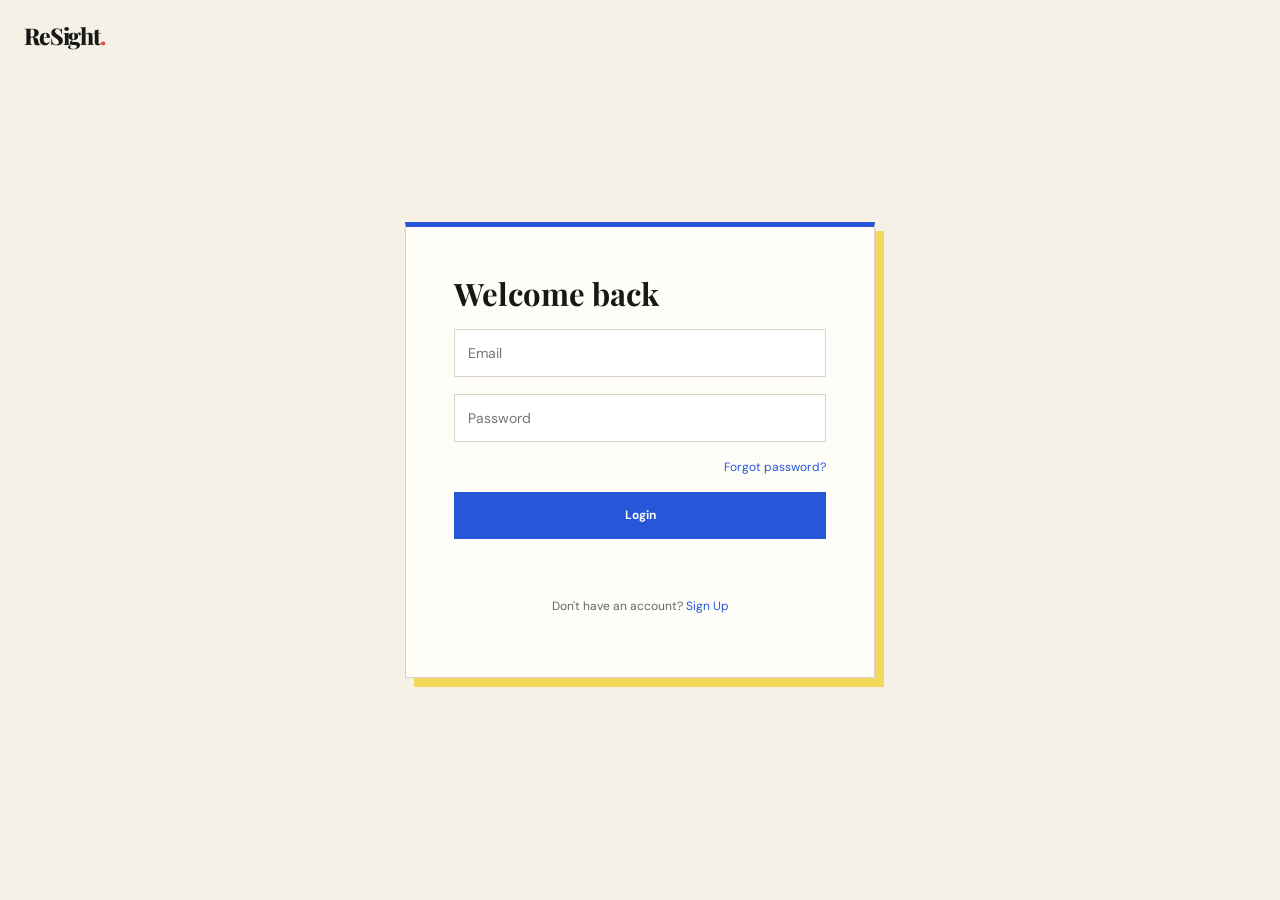
<file: frontend/profile.html>
<!DOCTYPE html>

<html lang="en">

<head>

    <meta charset="UTF-8">

    <meta name="viewport" content="width=device-width, initial-scale=1.0">

    <title>Profile | Resight</title>

    <link rel="stylesheet" href="profile.css">
    <link rel="stylesheet" href="shared.css">

    <link rel="preconnect" href="https://fonts.googleapis.com">
    <link rel="preconnect" href="https://fonts.gstatic.com" crossorigin>

    <link href="https://fonts.googleapis.com/css2?family=DM+Mono:wght@400;500&family=DM+Sans:wght@400;500;600;700&family=Playfair+Display:wght@600;700;800&display=swap" rel="stylesheet">

</head>


<body>

<div class="issue-ribbon"><span>THE RESEARCH READER</span><span>YOUR PERSONAL DESK</span><span>PROFILE / 01</span></div>
<header class="site-header">
    <a class="nav-logo" href="home.html"><span class="logo-mark" aria-hidden="true">R</span>ReSight<span class="logo-period">.</span></a>
    <nav aria-label="Main navigation">
        <a href="home.html">Home</a>
        <a href="index.html">Research feed</a>
        <a href="bookmarks.html">Bookmarks</a>
        <a href="likes.html">Likes</a>
        <a class="active" href="profile.html">Profile</a>
    </nav>
</header>


<main class="profile-container">
    <section class="profile-card" aria-labelledby="username">
        <p class="eyebrow">YOUR RESEARCH DESK</p>
        <div id="profileInitial" class="avatar" aria-hidden="true">R</div>
        <h1 id="username">Loading...</h1>
        <p id="email">Loading...</p>

        <div class="stats" aria-label="Your saved research">
            <div class="stat">
                <h2 id="bookmarkCount">0</h2>
                <span>Bookmarks</span>
            </div>
            <div class="stat">
                <h2 id="likeCount">0</h2>
                <span>Likes</span>
            </div>
        </div>

        <section class="subscription-section" aria-labelledby="digestHeading">
            <h2 id="digestHeading">Email Digest</h2>
            <p id="subscriptionStatus" role="status" aria-live="polite">Checking subscription...</p>
            <button id="subscriptionBtn" type="button">Subscribe</button>
        </section>

        <nav class="buttons" aria-label="Profile actions">
            <a class="profile-action" href="bookmarks.html">My Bookmarks</a>
            <a class="profile-action" href="likes.html">My Likes</a>
            <button id="logoutBtn" class="logout" type="button">Logout</button>
        </nav>
    </section>
</main>


<script src="runtime-config.js"></script>
<script src="config.js"></script>
<script src="api.js"></script>
<script src="profile.js"></script>

</body>

</html>
</file>
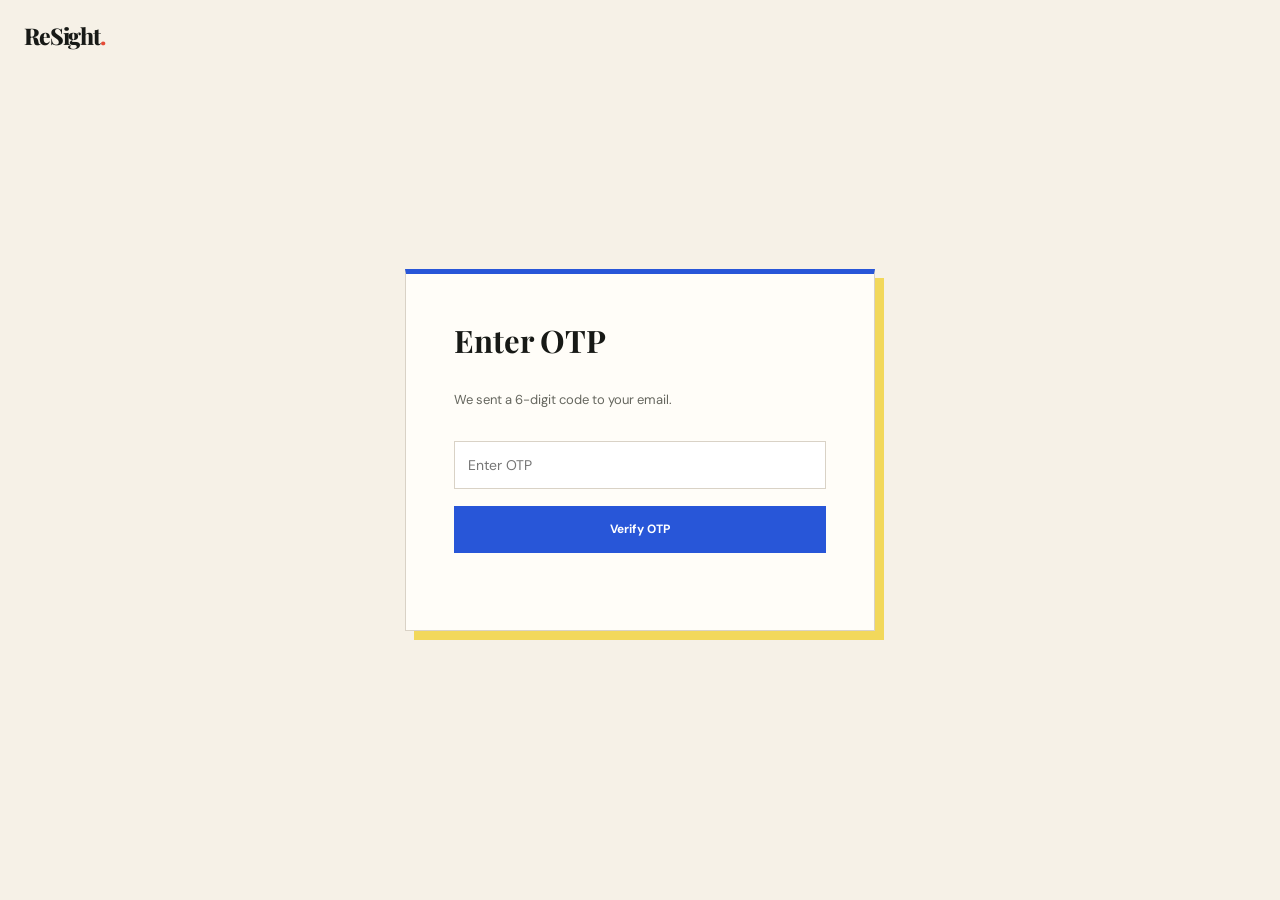
<file: frontend/reset-otp.html>
<!DOCTYPE html>
<html lang="en">

<head>
    <meta charset="UTF-8">
    <meta name="viewport" content="width=device-width, initial-scale=1.0">
    <title>Verify Reset Code | ReSight</title>
    <link rel="preconnect" href="https://fonts.googleapis.com">
    <link rel="preconnect" href="https://fonts.gstatic.com" crossorigin>
    <link href="https://fonts.googleapis.com/css2?family=DM+Mono:wght@400;500&family=DM+Sans:wght@400;500;600;700&family=Playfair+Display:wght@600;700;800&display=swap" rel="stylesheet">
    <link rel="stylesheet" href="styles.css">
    <link rel="stylesheet" href="shared.css">
</head>

<body class="login-page">
    <a class="auth-brand" href="home.html">ReSight<span>.</span></a>

    <form id="otpForm" class="login-card">

        <h2>Enter OTP</h2>

        <p>We sent a 6-digit code to your email.</p>

        <input
            id="otp"
            type="text"
            class="login-input"
            placeholder="Enter OTP"
            maxlength="6"
            inputmode="numeric"
            pattern="[0-9]{6}"
            aria-label="Six-digit verification code"
            required
        >

        <button
            type="submit"
            class="login-btn"
        >
            Verify OTP
        </button>

        <p id="message" role="status" aria-live="polite"></p>

    </form>

    <script src="runtime-config.js"></script>
    <script src="config.js"></script>
    <script src="api.js"></script>
    <script src="reset-otp.js"></script>

</body>

</html>
</file>
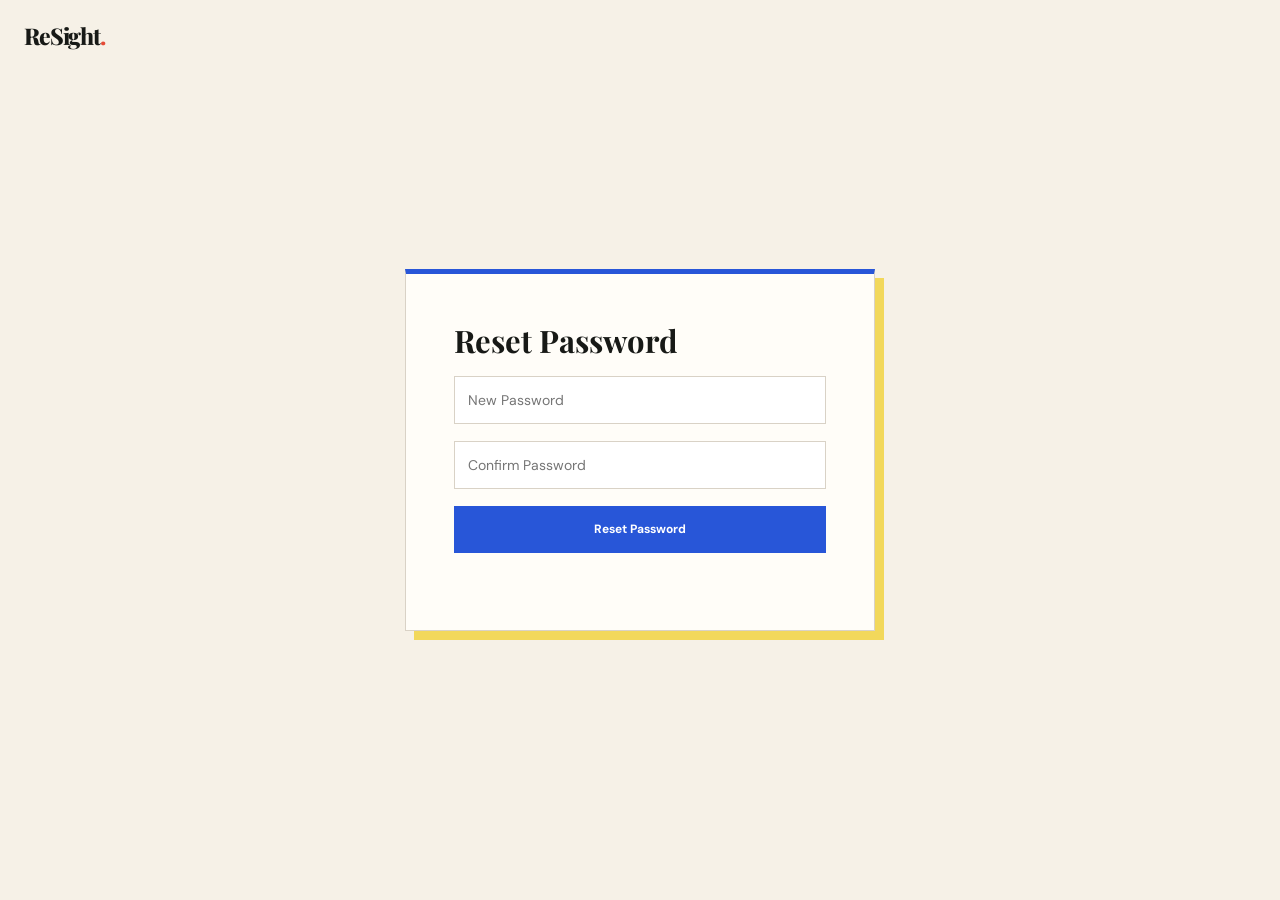
<file: frontend/reset-password.html>
<!DOCTYPE html>
<html lang="en">

<head>
    <meta charset="UTF-8">
    <meta name="viewport" content="width=device-width, initial-scale=1.0">
    <title>Reset Password | ReSight</title>
    <link rel="preconnect" href="https://fonts.googleapis.com">
    <link rel="preconnect" href="https://fonts.gstatic.com" crossorigin>
    <link href="https://fonts.googleapis.com/css2?family=DM+Mono:wght@400;500&family=DM+Sans:wght@400;500;600;700&family=Playfair+Display:wght@600;700;800&display=swap" rel="stylesheet">
    <link rel="stylesheet" href="styles.css">
    <link rel="stylesheet" href="shared.css">
</head>

<body class="login-page">
    <a class="auth-brand" href="home.html">ReSight<span>.</span></a>

    <form id="resetForm" class="login-card">

        <h2>Reset Password</h2>

        <input
            id="newPassword"
            type="password"
            class="login-input"
            autocomplete="new-password"
            aria-label="New password"
            placeholder="New Password"
            minlength="8"
            required
        >

        <input
            id="confirmPassword"
            type="password"
            class="login-input"
            autocomplete="new-password"
            aria-label="Confirm new password"
            placeholder="Confirm Password"
            minlength="8"
            required
        >

        <button type="submit" class="login-btn">
            Reset Password
        </button>

        <p id="message" role="status" aria-live="polite"></p>

    </form>

    <script src="runtime-config.js"></script>
    <script src="config.js"></script>
    <script src="api.js"></script>
    <script src="reset-password.js"></script>

</body>

</html>
</file>
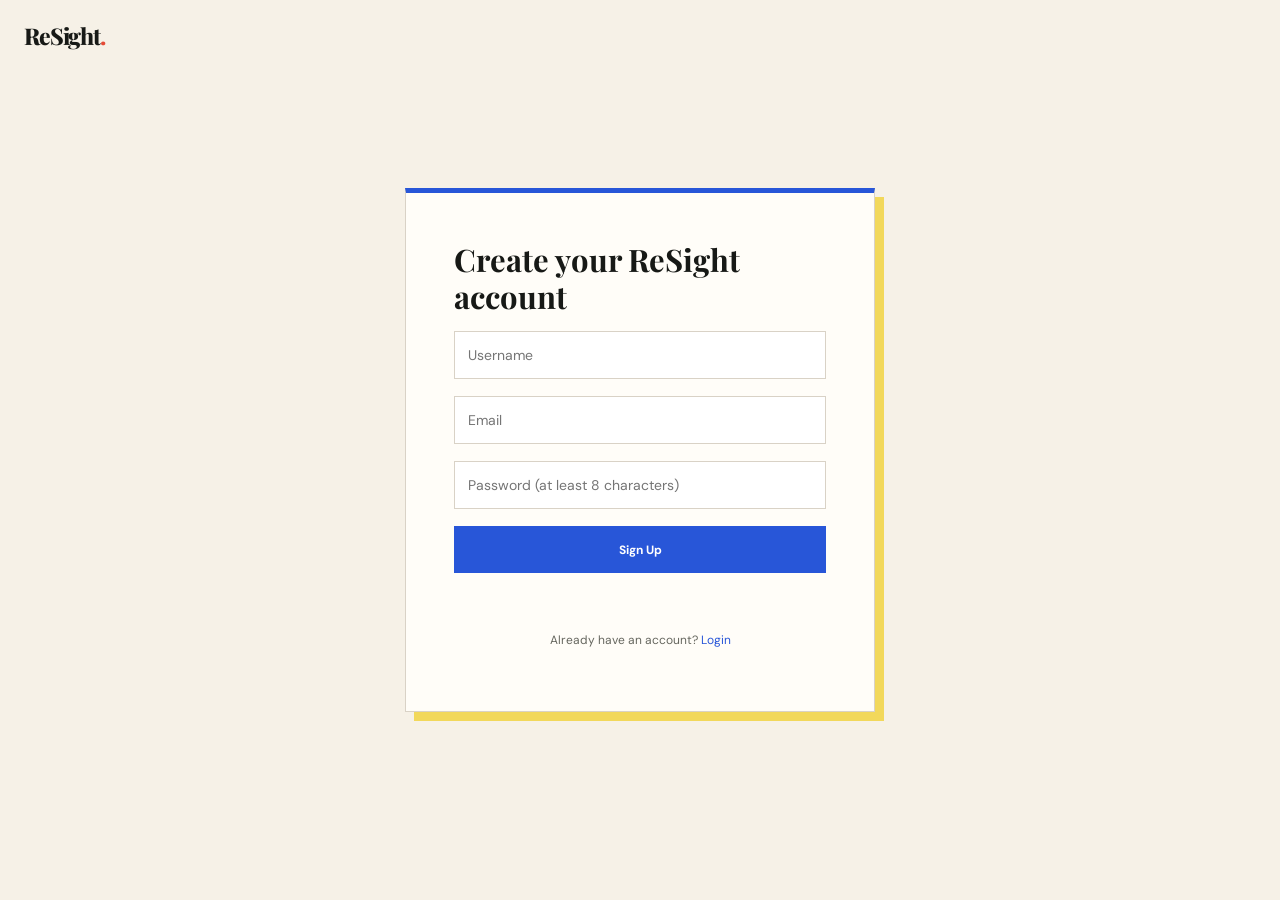
<file: frontend/signup.html>
<!DOCTYPE html>
<html lang="en">
<head>
  <meta charset="UTF-8">
  <meta name="viewport" content="width=device-width, initial-scale=1.0">
  <title>Create account | ReSight</title>
  <link rel="preconnect" href="https://fonts.googleapis.com">
  <link rel="preconnect" href="https://fonts.gstatic.com" crossorigin>
  <link href="https://fonts.googleapis.com/css2?family=DM+Mono:wght@400;500&family=DM+Sans:wght@400;500;600;700&family=Playfair+Display:wght@600;700;800&display=swap" rel="stylesheet">
  <link rel="stylesheet" href="styles.css">
  <link rel="stylesheet" href="shared.css">
</head>
<body class="login-page">
  <a class="auth-brand" href="home.html">ReSight<span>.</span></a>

  <form id="signupForm" class="signup-card">
    
    <h2>Create your ReSight account</h2>
    <input id="username" type="text" class="login-input" autocomplete="username" aria-label="Username" placeholder="Username" required>
    <input id="email" type="email" class="login-input" autocomplete="email" aria-label="Email" placeholder="Email" required>
    <input id="password" type="password" class="login-input" autocomplete="new-password" aria-label="Password" placeholder="Password (at least 8 characters)" minlength="8" required>
    
    <button type="submit" class="login-btn">Sign Up</button>
    <p id="message" role="status" aria-live="polite"></p>
    <p class="noacc"> Already have an account? <a href="login.html" class="signup-link">Login</a></p>
  </form>
<script src="runtime-config.js"></script>
<script src="config.js"></script>
<script src="api.js"></script>
<script src="signup.js"></script>
</body>
</html>
</file>
<file: frontend/shared.css>
:root {
    --resight-paper: #f6f1e7;
    --resight-surface: #fffdf8;
    --resight-ink: #171916;
    --resight-muted: #65665e;
    --resight-line: #d9d2c6;
    --resight-cobalt: #2856d8;
    --resight-tomato: #e44a36;
    --resight-butter: #f2d85b;
    --resight-forest: #315d46;
}

body {
    margin: 0;
    color: var(--resight-ink);
    background: var(--resight-paper);
    font-family: "DM Sans", Inter, Arial, sans-serif;
}

.site-header {
    min-height: 78px;
    padding: 16px clamp(20px, 5vw, 76px);
    display: flex;
    align-items: center;
    justify-content: space-between;
    gap: 24px;
    background: var(--resight-surface);
    border-bottom: 1px solid var(--resight-line);
}

.site-header .nav-logo {
    color: var(--resight-cobalt);
    font: 700 27px "Playfair Display", Georgia, serif;
    text-decoration: none;
    white-space: nowrap;
}

.site-header nav {
    display: flex;
    align-items: center;
    flex-wrap: wrap;
    gap: 10px clamp(12px, 2vw, 30px);
    padding: 0;
    border: 0;
    background: transparent;
    position: static;
    z-index: auto;
}

.site-header nav a {
    color: var(--resight-muted);
    font-size: 14px;
    font-weight: 600;
    text-decoration: none;
    transition: color .18s ease;
}

.site-header nav a:hover,
.site-header nav a:focus-visible,
.site-header nav a.active { color: var(--resight-cobalt); }

.page-message {
    max-width: 1200px;
    margin: 12px auto;
    padding: 0 24px;
    color: var(--resight-muted);
}

.summary-source {
    color: var(--resight-muted);
    font-size: 12px;
    font-style: italic;
}

@media (max-width: 700px) {
    .site-header { align-items: flex-start; flex-direction: column; }
    .site-header nav { gap: 10px 18px; }
}
</file>
<file: frontend/index.css>
:root {
    --ivory: var(--resight-paper);
    --paper-white: var(--resight-surface);
    --ink: var(--resight-ink);
    --muted: var(--resight-muted);
    --line: var(--resight-line);
    --cobalt: var(--resight-cobalt);
    --tomato: var(--resight-tomato);
    --butter: var(--resight-butter);
    --forest: var(--resight-forest);
    --mono: "DM Mono", monospace;
    --serif: "Playfair Display", Georgia, serif;
    --sans: "DM Sans", Arial, sans-serif;
    --feed-width: 1360px;
    --feed-gutter: clamp(20px, 5vw, 68px);
}

*, *::before, *::after { box-sizing: border-box; }
.feed-page { background: var(--ivory); color: var(--ink); }
.feed-page .issue-ribbon { min-height: 30px; padding: 7px max(calc((100% - var(--feed-width)) / 2 + var(--feed-gutter)), var(--feed-gutter)); display: flex; justify-content: space-between; gap: 16px; background: var(--ink); color: var(--ivory); font: 10px var(--mono); letter-spacing: .06em; }
.feed-page .site-header { min-height: 82px; padding: 14px max(calc((100% - var(--feed-width)) / 2 + var(--feed-gutter)), var(--feed-gutter)); display: flex; align-items: center; justify-content: space-between; gap: 22px; background: var(--ivory); border-bottom: 1px solid var(--line); }
.feed-page .nav-logo { display: inline-flex; align-items: center; color: var(--ink); font: 800 27px var(--serif); letter-spacing: -.06em; text-decoration: none; white-space: nowrap; }
.feed-page .logo-mark { width: 31px; height: 31px; margin-right: 9px; display: inline-grid; place-items: center; background: var(--cobalt); color: white; font: 700 19px var(--serif); transform: rotate(-7deg); }
.feed-page .logo-period { color: var(--tomato); }
.feed-page .site-header nav { display: flex; flex-wrap: wrap; gap: 10px clamp(12px, 2vw, 27px); }
.feed-page .site-header nav a { color: var(--ink); font-size: 12px; font-weight: 700; text-decoration: none; }
.feed-page .site-header nav a:hover, .feed-page .site-header nav a:focus-visible, .feed-page .site-header nav a.active { color: var(--cobalt); }
.feed-page .issue-ribbon, .feed-page .site-header nav { position: static; z-index: auto; border: 0; }

.feed-intro { width: 100%; max-width: var(--feed-width); margin: auto; padding: 48px var(--feed-gutter) 36px; border-bottom: 1px solid var(--ink); }
.feed-intro .eyebrow { margin: 0 0 15px; color: var(--tomato); font: 10px var(--mono); letter-spacing: .12em; }
.feed-title-row { display: grid; grid-template-columns: minmax(0, 1.15fr) minmax(260px, .65fr); align-items: end; gap: clamp(28px, 6vw, 76px); }
.feed-title-row h1 { margin: 0; font: 800 clamp(54px, 8vw, 105px)/.87 var(--serif); letter-spacing: -.07em; }
.feed-title-row h1 em { color: var(--cobalt); }
.feed-title-row > p { max-width: 370px; margin: 0 0 8px; font-size: 14px; line-height: 1.8; }
.feed-controls { max-width: 900px; margin-top: 30px; }
.feed-search-label { display: block; margin-bottom: 8px; color: var(--muted); font: 10px var(--mono); }
.search-field { max-width: 820px; display: flex; border: 1px solid var(--ink); background: var(--paper-white); }
.search-field input { width: 100%; min-width: 0; padding: 15px 17px; border: 0; outline: 0; background: transparent; color: var(--ink); font-size: 14px; }
.search-field:focus-within { outline: 3px solid rgb(40 86 216 / 20%); }
.search-field button { min-width: 120px; border: 0; padding: 0 18px; background: var(--cobalt); color: white; font-size: 12px; font-weight: 700; cursor: pointer; }
.search-field button:hover { background: var(--ink); }
.feed-filters { margin-top: 20px; display: flex; flex-wrap: wrap; gap: 12px 24px; }
.feed-filters label { display: flex; align-items: center; gap: 10px; color: var(--muted); font: 9px var(--mono); letter-spacing: .06em; }
.feed-filters select { min-width: 145px; padding: 9px 30px 9px 10px; border: 1px solid var(--line); border-radius: 0; background: var(--paper-white); color: var(--ink); font: 11px var(--sans); cursor: pointer; }
.feed-filters select:focus { outline: 3px solid rgb(40 86 216 / 20%); border-color: var(--cobalt); }

.feed-results { width: 100%; max-width: var(--feed-width); margin: auto; padding: 26px var(--feed-gutter) 68px; }
.result-heading { min-height: 31px; margin-bottom: 12px; display: flex; justify-content: space-between; align-items: center; border-bottom: 1px solid var(--line); }
#feedMessage { margin: 0 0 8px; color: var(--muted); font: 10px var(--mono); }
#feedMessage.is-error { color: #a5342b; }
.result-count { color: var(--cobalt); font: 10px var(--mono); }
.feed-results [hidden] { display: none !important; }
.featured-section { margin: 6px 0 76px; display: grid; grid-template-columns: 72px minmax(0, 1fr); align-items: stretch; gap: 20px; }
.editorial-marker, .why-label { padding-top: 18px; display: flex; flex-direction: column; gap: 9px; color: var(--muted); font: 9px var(--mono); letter-spacing: .06em; }
.editorial-marker span:first-child { color: var(--tomato); font: 34px var(--serif); }
.featured-paper { min-width: 0; }
.recent-section, .more-section { margin: 0 0 76px; }
.feed-section-heading { margin: 0 0 24px; display: flex; align-items: end; justify-content: space-between; gap: 28px; }
.feed-section-heading .eyebrow, .discovery-copy .eyebrow { margin-bottom: 8px; }
.feed-section-heading h2, .discovery-copy h2 { margin: 0; font: 700 clamp(32px, 4.2vw, 52px)/1.02 var(--serif); letter-spacing: -.045em; }
.feed-section-heading > p { max-width: 260px; margin: 0 0 3px; color: var(--muted); font-size: 12px; line-height: 1.65; }
.tomato-period { color: var(--tomato); }.cobalt-period { color: var(--cobalt); }
.discovery-section { margin: 0 calc(var(--feed-gutter) * -1) 76px; padding: 38px var(--feed-gutter); display: grid; grid-template-columns: minmax(230px, .75fr) minmax(0, 1.25fr); gap: clamp(30px, 5vw, 68px); align-items: center; border-top: 1px solid var(--line); border-bottom: 1px solid var(--line); background: var(--ivory-dark); }
.discovery-copy h2 { color: var(--ink); }
.discovery-copy > p:last-child { max-width: 270px; margin: 14px 0 0; color: var(--muted); font-size: 12px; line-height: 1.7; }
.discovery-topics { display: grid; grid-template-columns: repeat(2, minmax(0, 1fr)); column-gap: 32px; }
.discovery-topics a { min-width: 0; padding: 13px 0; display: grid; grid-template-columns: 28px minmax(0, 1fr) 18px; align-items: center; gap: 8px; border-top: 1px solid var(--line); color: var(--ink); font: 600 13px var(--sans); text-decoration: none; }
.discovery-topics a:hover { color: var(--cobalt); }
.discovery-topics a span:first-child { color: var(--tomato); font: 9px var(--mono); }
.discovery-topics a span:last-child { color: var(--forest); text-align: right; }
.why-section { margin: 0 0 76px; padding: 28px 0; display: grid; grid-template-columns: minmax(150px, .25fr) minmax(0, 1fr); gap: 24px; border-top: 1px solid var(--line); border-bottom: 1px solid var(--line); }
.why-label { padding-top: 5px; color: var(--tomato); }
.why-label h2 { margin: 0; color: var(--forest); font: 700 clamp(22px, 2.5vw, 30px)/1.1 var(--serif); letter-spacing: -.03em; }
.why-paper { min-width: 0; }
.contain { display: grid; grid-template-columns: repeat(12, minmax(0, 1fr)); align-items: stretch; gap: 16px; }
.paper-card { min-width: 0; display: grid; grid-template-columns: 58px minmax(0, 1fr); background: var(--paper-white); border: 1px solid var(--line); animation: card-in .35s ease both; }
.paper-card:nth-child(2n) { animation-delay: .04s; }
.card-serial { min-height: 100%; padding: 14px 9px; display: flex; flex-direction: column; justify-content: space-between; background: var(--forest); color: white; font: 8px var(--mono); letter-spacing: .06em; }
.card-serial b { font: 700 34px var(--serif); }
.paper-card-featured { grid-template-columns: 76px minmax(0, 1fr); min-height: 330px; border-top: 4px solid var(--cobalt); }
.paper-card-featured .card-serial { background: var(--cobalt); padding: 18px 12px; }
.paper-card-featured .card-serial b { font-size: 48px; }
.paper-card-recent { min-height: 260px; }
.paper-card-recent:nth-child(4n + 1),
.paper-card-recent:nth-child(4n) { grid-column: span 7; }
.paper-card-recent:nth-child(4n + 2),
.paper-card-recent:nth-child(4n + 3) { grid-column: span 5; }
.paper-card-recent:nth-child(4n + 2) .card-serial,
.paper-card-recent:nth-child(4n + 3) .card-serial { background: var(--tomato); }
.paper-card-why { grid-template-columns: 64px minmax(0, 1fr); min-height: 260px; border-left: 4px solid var(--tomato); }
.paper-card-why .card-serial { background: var(--butter); color: var(--ink); }
.paper-card-more { min-height: 230px; }
.paper-card-more:nth-child(4n + 1),
.paper-card-more:nth-child(4n) { grid-column: span 7; }
.paper-card-more:nth-child(4n + 2),
.paper-card-more:nth-child(4n + 3) { grid-column: span 5; }
.paper-card-more:nth-child(4n + 2) .card-serial,
.paper-card-more:nth-child(4n + 3) .card-serial { background: var(--tomato); }
.card-content { min-width: 0; padding: 20px 22px; display: flex; flex-direction: column; align-items: flex-start; }
.paper-card-featured .card-content { padding: clamp(26px, 4vw, 48px); }
.paper-card-why .card-content { padding: 24px clamp(20px, 3vw, 36px); }
.card-meta { width: 100%; min-height: 14px; margin-bottom: 12px; display: flex; justify-content: space-between; gap: 10px; color: var(--forest); font: 9px var(--mono); text-transform: uppercase; }
.paper-card h2 { margin: 0 0 9px; font: 700 clamp(20px, 2.2vw, 28px)/1.15 var(--serif); letter-spacing: -.035em; overflow-wrap: anywhere; }
.paper-card-featured h2 { max-width: 850px; font-size: clamp(30px, 4vw, 48px); }
.paper-card-why h2 { font-size: clamp(25px, 3vw, 38px); }
.card-authors { margin: 0 0 11px; color: var(--muted); font-size: 11px; line-height: 1.5; }
.card-summary { display: -webkit-box; overflow: hidden; margin: 0 0 10px; color: #41423d; font-size: 12px; line-height: 1.65; -webkit-box-orient: vertical; -webkit-line-clamp: 3; }
.paper-card-featured .card-summary, .paper-card-why .card-summary { max-width: 700px; }
.summary-source { margin-top: auto; color: var(--muted); font: 9px/1.5 var(--mono); }
.card-actions { width: 100%; min-height: 46px; margin-top: auto; padding-top: 10px; display: flex; flex-wrap: wrap; align-items: center; gap: 8px; border-top: 1px solid rgb(23 25 22 / 14%); }
.read-paper { margin-left: auto; border: 0; border-bottom: 1px solid var(--ink); padding: 5px 0; background: transparent; color: var(--ink); font-size: 10px; font-weight: 700; white-space: nowrap; cursor: pointer; }
.read-paper:hover, .source-paper:hover { color: var(--cobalt); border-color: var(--cobalt); }
.source-paper { border-bottom: 1px solid var(--line); padding: 5px 0; color: var(--muted); font-size: 10px; font-weight: 700; text-decoration: none; white-space: nowrap; }
.like-btn, .bookmark-btn { width: 35px; height: 35px; padding: 7px; display: inline-flex; align-items: center; justify-content: center; border: 1px solid var(--line); border-radius: 50%; background: transparent; cursor: pointer; transition: background .18s ease, border-color .18s ease, transform .18s ease; }
.like-btn img, .bookmark-btn img { width: 19px; height: 19px; object-fit: contain; }
.like-btn:hover, .bookmark-btn:hover { border-color: var(--cobalt); transform: translateY(-1px); }
.like-btn.is-selected, .bookmark-btn.is-selected { border-color: var(--cobalt); background: #e6ecff; }
.like-btn:disabled, .bookmark-btn:disabled { opacity: .6; cursor: wait; }
.like-btn:focus-visible, .bookmark-btn:focus-visible, .read-paper:focus-visible { outline: 3px solid rgb(40 86 216 / 24%); outline-offset: 2px; }
.feed-results .feed-error { grid-column: 1 / -1; min-height: 120px; padding: 30px 0; color: var(--muted); }
.contain[aria-busy="true"] { opacity: .6; }
.feed-bottom-cta { width: 100%; max-width: var(--feed-width); min-height: 220px; margin: 0 auto; padding: 38px var(--feed-gutter); display: grid; grid-template-columns: minmax(0, 1fr) minmax(220px, .75fr); align-items: center; column-gap: 36px; background: var(--forest); color: white; }
.feed-bottom-cta .eyebrow { grid-column: 1; grid-row: 1; margin: 0 0 12px; color: var(--butter); font: 10px var(--mono); }
.feed-bottom-cta h2 { grid-column: 1; grid-row: 2; margin: 0; font: 700 clamp(36px, 5vw, 58px)/1 var(--serif); }
.feed-bottom-cta > a { grid-column: 2; grid-row: 1 / span 2; justify-self: end; color: var(--butter); font-size: 12px; font-weight: 700; text-decoration: none; }
.feed-bottom-cta > a:hover { color: white; }
.feed-page .site-footer { min-height: 90px; padding: 20px max(calc((100% - var(--feed-width)) / 2 + var(--feed-gutter)), var(--feed-gutter)); display: flex; align-items: center; justify-content: space-between; gap: 15px; background: var(--ink); color: var(--ivory); font: 10px var(--mono); }
.feed-page .site-footer .nav-logo { color: var(--ivory); }.feed-page .site-footer .logo-period { color: var(--tomato); }.feed-page .site-footer a:last-child { color: var(--butter); text-decoration: none; }

@keyframes card-in { from { opacity: 0; transform: translateY(8px); } to { opacity: 1; transform: translateY(0); } }
@media (max-width: 760px) {
    .feed-page .issue-ribbon span:nth-child(2) { display: none; }
    .feed-page .site-header { flex-wrap: wrap; }
    .feed-page .site-header nav { order: 3; width: 100%; }
    .feed-title-row { grid-template-columns: 1fr; gap: 18px; }
    .feed-title-row h1 { font-size: clamp(58px, 12vw, 85px); }
    .feed-title-row > p { max-width: 500px; }
    .featured-section { grid-template-columns: 58px minmax(0, 1fr); gap: 14px; margin-bottom: 64px; }
    .paper-card-featured { grid-template-columns: 62px minmax(0, 1fr); min-height: 300px; }
    .paper-card-featured .card-content { padding: 24px; }
    .discovery-section { grid-template-columns: 1fr; gap: 25px; }
    .why-section { grid-template-columns: minmax(130px, .35fr) minmax(0, 1fr); gap: 18px; }
    .contain { grid-template-columns: repeat(8, minmax(0, 1fr)); gap: 14px; }
    .paper-card-recent:nth-child(4n + 1),
    .paper-card-recent:nth-child(4n) { grid-column: span 5; }
    .paper-card-recent:nth-child(4n + 2),
    .paper-card-recent:nth-child(4n + 3) { grid-column: span 3; }
    .paper-card-more:nth-child(4n + 1),
    .paper-card-more:nth-child(4n) { grid-column: span 5; }
    .paper-card-more:nth-child(4n + 2),
    .paper-card-more:nth-child(4n + 3) { grid-column: span 3; }
    .card-content { padding: 18px; }
    .paper-card h2 { font-size: 22px; }
    .paper-card-featured h2 { font-size: clamp(27px, 5vw, 38px); }
    .feed-bottom-cta { grid-template-columns: 1fr; row-gap: 20px; }
    .feed-bottom-cta .eyebrow,
    .feed-bottom-cta h2,
    .feed-bottom-cta > a { grid-column: 1; grid-row: auto; }
    .feed-bottom-cta > a { justify-self: start; }
}
@media (max-width: 560px) {
    .feed-page .issue-ribbon { font-size: 8px; }
    .feed-page .site-header nav { gap: 10px 16px; }
    .feed-page .site-header nav a { font-size: 11px; }
    .feed-intro { padding-top: 34px; }
    .feed-title-row h1 { font-size: 58px; }
    .feed-filters { display: grid; grid-template-columns: 1fr 1fr; }
    .feed-filters label:first-child { grid-column: span 2; }
    .feed-filters label { align-items: flex-start; flex-direction: column; gap: 6px; }
    .feed-filters select { width: 100%; min-width: 0; }
    .search-field button { min-width: 88px; padding: 0 10px; }
    .featured-section { grid-template-columns: 1fr; gap: 10px; margin-bottom: 54px; }
    .editorial-marker { padding-top: 0; flex-direction: row; align-items: center; }
    .editorial-marker span:first-child { font-size: 25px; }
    .paper-card-featured, .paper-card-why { grid-template-columns: 48px minmax(0, 1fr); min-height: 0; }
    .paper-card-featured .card-content, .paper-card-why .card-content { padding: 18px 14px; }
    .paper-card-featured h2 { font-size: clamp(24px, 7vw, 30px); }
    .contain { grid-template-columns: 1fr; gap: 12px; }
    .paper-card-recent, .paper-card-recent:nth-child(n),
    .paper-card-more, .paper-card-more:nth-child(n) { grid-column: auto; min-height: 0; margin-top: 0; }
    .paper-card { grid-template-columns: 48px minmax(0, 1fr); }
    .card-serial { padding: 11px 6px; font-size: 7px; }
    .card-serial b { font-size: 26px; }
    .card-content { padding: 16px 13px; }
    .card-meta { min-height: 0; font-size: 8px; flex-direction: row; flex-wrap: wrap; }
    .card-actions { gap: 6px; }
    .feed-section-heading { display: block; }
    .feed-section-heading > p { margin-top: 12px; }
    .recent-section, .more-section, .why-section { margin-bottom: 58px; }
    .discovery-section { margin-right: calc(var(--feed-gutter) * -1); margin-left: calc(var(--feed-gutter) * -1); padding: 32px var(--feed-gutter); }
    .discovery-topics { grid-template-columns: 1fr; }
    .why-section { grid-template-columns: 1fr; gap: 12px; padding: 22px 0; }
    .why-label { padding: 0; flex-direction: row; flex-wrap: wrap; }
    .feed-page .site-footer { flex-wrap: wrap; }.feed-page .site-footer span { order: 3; width: 100%; }
    .feed-bottom-cta { padding: 32px var(--feed-gutter); }
}
@media (prefers-reduced-motion: reduce) { *, *::before, *::after { scroll-behavior: auto !important; animation-duration: .01ms !important; transition-duration: .01ms !important; } }


/* Layout correction: use a stable two-column grid instead of alternating
   arbitrary 7/5 spans that leave awkward holes when the paper count is odd. */
.contain {
    grid-template-columns: repeat(2, minmax(0, 1fr));
    align-items: stretch;
    gap: 18px;
}

.paper-card-recent,
.paper-card-more,
.paper-card-recent:nth-child(n),
.paper-card-more:nth-child(n) {
    grid-column: auto;
    min-height: 250px;
    margin-top: 0;
}

/* Give an odd final card a deliberate full-width row rather than leaving it
   stranded beside a large blank space. */
.paper-card-recent:last-child:nth-child(odd),
.paper-card-more:last-child:nth-child(odd) {
    grid-column: 1 / -1;
}

@media (max-width: 760px) {
    .contain {
        grid-template-columns: repeat(2, minmax(0, 1fr));
        gap: 14px;
    }

    .paper-card-recent,
    .paper-card-more,
    .paper-card-recent:nth-child(n),
    .paper-card-more:nth-child(n) {
        grid-column: auto;
        min-height: 230px;
    }

    .paper-card-recent:last-child:nth-child(odd),
    .paper-card-more:last-child:nth-child(odd) {
        grid-column: 1 / -1;
    }
}

@media (max-width: 560px) {
    .contain {
        grid-template-columns: minmax(0, 1fr);
        gap: 12px;
    }

    .paper-card-recent,
    .paper-card-more,
    .paper-card-recent:nth-child(n),
    .paper-card-more:nth-child(n),
    .paper-card-recent:last-child:nth-child(odd),
    .paper-card-more:last-child:nth-child(odd) {
        grid-column: auto;
        min-height: 0;
    }
}
</file>
<file: frontend/bookmarks.css>
body { margin: 0; color: #171916; background: #f6f1e7; font-family: "DM Sans", Arial, sans-serif; }
.site-header { min-height: 82px; padding: 14px clamp(18px,4vw,58px); display:flex; align-items:center; justify-content:space-between; gap:22px; background:#f6f1e7; border-bottom:1px solid #d9d2c6; }
.site-header .nav-logo { display:inline-flex; align-items:center; color:#171916; font:800 27px "Playfair Display",Georgia,serif; letter-spacing:-.06em; text-decoration:none; white-space:nowrap; }
.site-header .logo-mark { width:31px; height:31px; margin-right:9px; display:inline-grid; place-items:center; background:#2856d8; color:white; font:700 19px "Playfair Display",Georgia,serif; transform:rotate(-7deg); }
.site-header .logo-period { color:#e44a36; }
.site-header nav { display:flex; flex-wrap:wrap; gap:10px clamp(12px,2vw,27px); }
.site-header nav a { color:#171916; font-size:12px; font-weight:700; text-decoration:none; }
.site-header nav a:hover,.site-header nav a.active { color:#2856d8; }
.site-header nav { position:static; z-index:auto; padding:0; border:0; background:transparent; }
.issue-ribbon { min-height:30px; padding:7px clamp(18px,4vw,58px); display:flex; justify-content:space-between; gap:16px; background:#171916; color:#f6f1e7; font:10px "DM Mono",monospace; letter-spacing:.06em; }
.library-page { max-width:1280px; min-height:calc(100vh - 170px); margin:auto; padding:48px clamp(20px,5vw,68px) 75px; }
.library-intro { margin-bottom:30px; padding-bottom:25px; display:flex; align-items:end; justify-content:space-between; gap:24px; border-bottom:1px solid #171916; }
.library-intro .eyebrow { margin:0 0 12px; color:#e44a36; font:10px "DM Mono",monospace; letter-spacing:.12em; }
.library-intro h1 { margin:0; color:#171916; font:800 clamp(49px,7vw,82px)/.88 "Playfair Display",Georgia,serif; letter-spacing:-.07em; }
.library-intro h1 em { color:#2856d8; }
.library-intro > p:last-child { max-width:270px; margin:0 0 5px; color:#65665e; font-size:13px; line-height:1.7; }
.page-message { min-height:24px; margin:0 0 12px; color:#65665e; font:10px "DM Mono",monospace; }
.page-message:empty { display:none; }
.library-search-label { display:block; margin:0 0 7px; color:#65665e; font:9px "DM Mono",monospace; }
.library-search { width:min(100%,460px); margin-bottom:22px; padding:11px 12px; border:1px solid #d9d2c6; background:#fffdf8; color:#171916; font:12px "DM Sans",Arial,sans-serif; }
.library-search:focus { outline:3px solid rgb(40 86 216 / 20%); border-color:#2856d8; }
.library-grid { display:grid; grid-template-columns:repeat(2,minmax(0,1fr)); gap:14px; }
.library-card { min-width:0; min-height:300px; padding:22px; display:flex; flex-direction:column; align-items:flex-start; background:#fffdf8; border:1px solid #d9d2c6; }
.library-card:nth-child(3n+2) { background:#f2d85b; }
.library-serial { margin-bottom:23px; color:#315d46; font:9px "DM Mono",monospace; letter-spacing:.06em; }
.library-card h2 { margin:0 0 10px; color:#171916; font:700 clamp(22px,3vw,30px)/1.16 "Playfair Display",Georgia,serif; }
.library-card p { margin:0 0 12px; color:#65665e; font-size:11px; line-height:1.6; }
.library-card p:nth-of-type(2) { color:#41423d; font-size:13px; line-height:1.75; }
.library-card .summary-source { margin-top:auto; color:#65665e; font:9px "DM Mono",monospace; }
.library-actions { width:100%; margin-top:16px; padding-top:12px; display:flex; align-items:center; flex-wrap:wrap; gap:14px; border-top:1px solid rgb(23 25 22 / 15%); }
.library-actions a { color:#2856d8; font-size:10px; font-weight:700; text-decoration:none; }
.library-actions a:hover { text-decoration:underline; }
.library-open,.library-actions button:not(.library-open) { border:0; border-bottom:1px solid currentColor; padding:5px 0; background:transparent; color:#171916; font-size:10px; font-weight:700; cursor:pointer; }
.library-actions button:last-child { margin-left:auto; color:#a5342b; }
.library-open:hover,.library-actions button:hover { color:#2856d8; }
.library-empty { grid-column:1/-1; min-height:230px; padding:30px; background:#fffdf8; border:1px solid #d9d2c6; }
.library-empty .eyebrow { margin:0 0 12px; color:#e44a36; font:10px "DM Mono",monospace; }
.library-empty h2 { margin:0 0 10px; font:700 31px "Playfair Display",Georgia,serif; }
.library-empty p:not(.eyebrow) { color:#65665e; font-size:13px; line-height:1.7; }
.library-empty a { color:#2856d8; font-size:11px; font-weight:700; text-decoration:none; }
.library-empty a:hover { text-decoration:underline; }
@media(max-width:700px){.site-header{align-items:flex-start;flex-direction:column}.site-header nav{gap:10px 17px}.site-header nav a{font-size:11px}.issue-ribbon span:nth-child(2){display:none}.library-intro{align-items:flex-start;flex-direction:column}.library-intro>p:last-child{max-width:440px}.library-grid{grid-template-columns:1fr}.library-card{min-height:270px}}
</file>
<file: frontend/styles.css>
* { box-sizing: border-box; }
html { scroll-behavior: smooth; }

.paper-page {
    margin: 0;
    color: #171916;
    background: #f6f1e7;
    font-family: "DM Sans", Arial, sans-serif;
}

.paper-page .issue-ribbon {
    min-height: 30px;
    padding: 7px clamp(18px, 4vw, 58px);
    display: flex;
    justify-content: space-between;
    gap: 16px;
    background: #171916;
    color: #f6f1e7;
    font: 10px "DM Mono", monospace;
    letter-spacing: .06em;
}

.paper-page .site-header {
    min-height: 82px;
    padding: 14px clamp(18px, 4vw, 58px);
    display: flex;
    align-items: center;
    justify-content: space-between;
    gap: 22px;
    background: #f6f1e7;
    border-bottom: 1px solid #d9d2c6;
}

.paper-page .nav-logo { display: inline-flex; align-items: center; color: #171916; font: 800 27px "Playfair Display", Georgia, serif; letter-spacing: -.06em; text-decoration: none; white-space: nowrap; }
.paper-page .logo-mark { width: 31px; height: 31px; margin-right: 9px; display: inline-grid; place-items: center; background: #2856d8; color: white; font: 700 19px "Playfair Display", Georgia, serif; transform: rotate(-7deg); }
.paper-page .logo-period { color: #e44a36; }
.paper-page .site-header nav { display: flex; flex-wrap: wrap; gap: 10px clamp(12px, 2vw, 27px); }
.paper-page .site-header nav a { color: #171916; font-size: 12px; font-weight: 700; text-decoration: none; }
.paper-page .site-header nav a:hover { color: #2856d8; }

.paper-container {
    max-width: 1000px;
    margin: 38px auto 82px;
    padding: 0 clamp(22px, 7vw, 86px);
}

.paper-back { display: inline-block; margin-bottom: 30px; color: #315d46; font: 10px "DM Mono", monospace; text-decoration: none; }
.paper-back:hover { color: #e44a36; }
.paper-topic { margin: 0 0 16px; color: #e44a36; font: 10px "DM Mono", monospace; letter-spacing: .13em; text-transform: uppercase; }
.paper-container h1 { max-width: 900px; margin: 0 0 22px; font: 700 clamp(38px, 6vw, 72px)/1.04 "Playfair Display", Georgia, serif; letter-spacing: -.045em; }
.paper-meta { display: flex; flex-wrap: wrap; gap: 7px 22px; color: #65665e; font: 11px "DM Mono", monospace; }
.paper-meta p { margin: 0; line-height: 1.6; }
.paper-toolbar { margin: 26px 0 32px; padding: 12px 0; display: flex; align-items: center; justify-content: space-between; gap: 15px; border-top: 1px solid #d9d2c6; border-bottom: 1px solid #d9d2c6; }
.paper-actions { display: flex; gap: 8px; }
.paper-page .like-btn, .paper-page .bookmark-btn { width: 36px; height: 36px; padding: 7px; display: inline-flex; align-items: center; justify-content: center; border: 1px solid #d9d2c6; border-radius: 50%; background: transparent; cursor: pointer; }
.paper-page .like-btn img, .paper-page .bookmark-btn img { width: 20px; height: 20px; object-fit: contain; }
.paper-page .like-btn:hover, .paper-page .bookmark-btn:hover, .paper-page .like-btn.is-selected, .paper-page .bookmark-btn.is-selected { border-color: #2856d8; background: #e7ecfb; }
.paper-page .like-btn:focus-visible, .paper-page .bookmark-btn:focus-visible { outline: 3px solid rgb(40 86 216 / 24%); outline-offset: 2px; }
.original-link { color: #2856d8; font-size: 12px; font-weight: 700; text-decoration: none; }
.original-link:hover { text-decoration: underline; }
.paper-summary-block { margin: 0 -25px 48px; padding: clamp(24px, 5vw, 46px); background: #f2d85b; }
.paper-summary-block .eyebrow, .paper-abstract-block .eyebrow { margin: 0 0 14px; color: #e44a36; font: 10px "DM Mono", monospace; letter-spacing: .13em; }
.paper-summary-block > p:not(.eyebrow) { max-width: 760px; margin: 0 0 14px; font: 500 clamp(19px, 2.7vw, 27px)/1.55 "Playfair Display", Georgia, serif; }
.paper-summary-block .summary-source { color: #515044; font: 10px "DM Mono", monospace; }
.paper-abstract-block { max-width: 790px; padding-bottom: 35px; }
.paper-abstract-block h2 { margin: 0 0 14px; font: 700 30px "Playfair Display", Georgia, serif; }
.paper-abstract-block > p:last-child { margin: 0; color: #41423d; font-size: 15px; line-height: 1.9; }
.related-section { max-width: 1200px; margin: 0 auto; padding: 0 clamp(22px, 5vw, 68px) 75px; }
.related-section .section-head { margin-bottom: 22px; }
.related-section .section-head h2 { margin: 0; font: 700 clamp(32px, 4vw, 50px)/1 var(--serif, "Playfair Display", Georgia, serif); }
.related-grid { display: grid; grid-template-columns: 1fr 1fr; gap: 14px; }
.related-paper { min-height: 260px; padding: 21px; display: flex; flex-direction: column; align-items: flex-start; background: #fffdf8; border: 1px solid #d9d2c6; }
.related-serial { margin-bottom: 20px; color: #315d46; font: 9px "DM Mono", monospace; }
.related-paper h3 { margin: 0 0 9px; font: 700 24px/1.18 "Playfair Display", Georgia, serif; }
.related-paper p { margin: 0 0 11px; color: #65665e; font-size: 11px; line-height: 1.6; }
.related-paper p:nth-of-type(2) { color: #41423d; font-size: 12px; }
.related-paper .summary-source { margin-top: auto; color: #65665e; font: 9px "DM Mono", monospace; }
.related-read { margin-top: 12px; border: 0; border-bottom: 1px solid #171916; padding: 4px 0; background: transparent; color: #171916; font-size: 11px; font-weight: 700; cursor: pointer; }
.related-read:hover { color: #2856d8; }
.paper-page .page-message { margin: 18px 0 0; padding: 0; color: #a5342b; font-size: 12px; }
.paper-page .feed-error { grid-column: 1 / -1; color: #65665e; font-size: 13px; line-height: 1.7; }
.paper-container[aria-busy="true"] { opacity: .7; }
.paper-page .site-footer { min-height: 90px; padding: 20px clamp(20px, 5vw, 68px); display: flex; align-items: center; justify-content: space-between; gap: 15px; background: #171916; color: #f6f1e7; font: 10px "DM Mono", monospace; }
.paper-page .site-footer .nav-logo { color: #f6f1e7; }.paper-page .site-footer .logo-period { color: #e44a36; }.paper-page .site-footer a:last-child { color: #f2d85b; text-decoration: none; }

body.login-page { min-height: 100vh; margin: 0; padding: 30px 20px; display: grid; place-items: center; background: #f6f1e7; color: #171916; font-family: "DM Sans", Arial, sans-serif; }
.login-card, .signup-card { width: min(100%, 470px); position: relative; padding: clamp(26px, 6vw, 48px); display: flex; flex-direction: column; gap: 17px; border: 1px solid #d9d2c6; border-top: 5px solid #2856d8; border-radius: 0; background: #fffdf8; box-shadow: 9px 9px 0 #f2d85b; transform: none; }
.login-card h2, .signup-card h2 { margin: 0; color: #171916; font: 700 31px/1.18 "Playfair Display", Georgia, serif; }
.login-card > p, .signup-card > p { color: #65665e; font-size: 13px; line-height: 1.65; }
.login-input { width: 100%; height: 48px; padding: 0 13px; border: 1px solid #d9d2c6; border-radius: 0; background: white; color: #171916; font: 14px "DM Sans", Arial, sans-serif; }
.login-input:focus { outline: 3px solid rgb(40 86 216 / 20%); border-color: #2856d8; }
.login-btn { width: 100%; min-height: 47px; border: 0; border-radius: 0; background: #2856d8; color: white; font: 700 12px "DM Sans", Arial, sans-serif; cursor: pointer; }
.login-btn:hover { background: #171916; transform: none; }
.login-btn:disabled { opacity: .65; cursor: wait; }
.login-options { display: flex; justify-content: flex-end; }
.forgot-link, .signup-link { color: #2856d8; font-size: 12px; text-decoration: none; }
.forgot-link:hover, .signup-link:hover { text-decoration: underline; }
.noacc { color: #65665e; font-size: 12px !important; text-align: center; }
.login-page #message { min-height: 1em; margin: 0; color: #a5342b; font-size: 12px; }
.auth-brand { position: fixed; top: 20px; left: 24px; color: #171916; font: 800 23px "Playfair Display", Georgia, serif; letter-spacing: -.05em; text-decoration: none; }
.auth-brand span { color: #e44a36; }

@media (max-width: 700px) {
    .paper-page .issue-ribbon span:nth-child(2) { display: none; }
    .paper-page .site-header { align-items: flex-start; flex-direction: column; }
    .paper-page .site-header nav { gap: 10px 17px; }
}
@media (max-width: 560px) {
    .paper-page .issue-ribbon { font-size: 8px; }
    .paper-page .site-header nav a { font-size: 11px; }
    .paper-container { margin: 24px auto 55px; }
    .paper-toolbar { align-items: flex-start; flex-direction: column; }
    .paper-summary-block { margin-right: -12px; margin-left: -12px; }
    .related-grid { grid-template-columns: 1fr; }
    .paper-page .site-footer { flex-wrap: wrap; }.paper-page .site-footer span { order: 3; width: 100%; }
    .auth-brand { top: 13px; left: 16px; font-size: 20px; }
    body.login-page { padding-top: 66px; }
    .login-card, .signup-card { box-shadow: 6px 6px 0 #f2d85b; }
}
@media (prefers-reduced-motion: reduce) { html { scroll-behavior: auto; } }
</file>
<file: frontend/home.css>
:root {
    --ivory: #f6f1e7;
    --ivory-dark: #e9e1d2;
    --paper-white: #fffdf8;
    --ink: #171916;
    --muted: #65665e;
    --line: #d9d2c6;
    --cobalt: #2856d8;
    --tomato: #e44a36;
    --butter: #f2d85b;
    --forest: #315d46;
    --mono: "DM Mono", monospace;
    --serif: "Playfair Display", Georgia, serif;
    --sans: "DM Sans", Arial, sans-serif;
    --content-width: 1360px;
    --page-gutter: clamp(20px, 5vw, 68px);
    --section-space: clamp(64px, 8vw, 96px);
}

* { box-sizing: border-box; }
html { scroll-behavior: smooth; }
body { margin: 0; color: var(--ink); background: var(--ivory); font-family: var(--sans); }
a { color: inherit; }
button, input { font: inherit; }

.issue-ribbon {
    min-height: 30px;
    padding: 7px max(calc((100% - var(--content-width)) / 2 + var(--page-gutter)), var(--page-gutter));
    display: flex;
    justify-content: space-between;
    gap: 16px;
    background: var(--ink);
    color: var(--ivory);
    font: 10px var(--mono);
    letter-spacing: .06em;
}

.site-header {
    min-height: 82px;
    padding: 14px max(calc((100% - var(--content-width)) / 2 + var(--page-gutter)), var(--page-gutter));
    border-bottom: 1px solid var(--line);
    display: flex;
    align-items: center;
    justify-content: space-between;
    gap: 22px;
    background: var(--ivory);
}

.nav-logo {
    display: inline-flex;
    align-items: center;
    color: var(--ink);
    font: 800 27px var(--serif);
    letter-spacing: -.06em;
    text-decoration: none;
    white-space: nowrap;
}

.logo-mark {
    width: 31px;
    height: 31px;
    margin-right: 9px;
    display: inline-grid;
    place-items: center;
    background: var(--cobalt);
    color: white;
    font: 700 19px var(--serif);
    transform: rotate(-7deg);
}

.logo-period { color: var(--tomato); }
.site-header nav { display: flex; flex-wrap: wrap; gap: 10px clamp(12px, 2vw, 27px); }
.site-header nav a { color: var(--ink); font-size: 12px; font-weight: 700; text-decoration: none; }
.site-header nav a:hover, .site-header nav a:focus-visible, .site-header nav a.active { color: var(--cobalt); }
.header-search { color: var(--ink); font: 11px var(--mono); text-decoration: none; white-space: nowrap; }
.header-search:hover { color: var(--tomato); }

.cover-intro {
    position: relative;
    max-width: var(--content-width);
    min-height: 410px;
    margin: auto;
    padding: 52px var(--page-gutter) 22px;
    border-bottom: 1px solid var(--line);
    overflow: hidden;
}

.cover-kicker, .cover-bottom, .section-tag, .topic-number, .big-idea-label, .surprise-stamp {
    font: 10px var(--mono);
    letter-spacing: .07em;
}

.cover-kicker { display: flex; align-items: center; gap: 9px; color: var(--forest); text-transform: uppercase; }
.issue-dot { width: 8px; height: 8px; border-radius: 50%; background: var(--tomato); }
.cover-grid { display: grid; grid-template-columns: minmax(0, 1.2fr) minmax(250px, .6fr); align-items: end; gap: clamp(28px, 5vw, 68px); }
.cover-grid h1 { margin: 28px 0 25px; font: 800 clamp(62px, 9.6vw, 140px)/.87 var(--serif); letter-spacing: -.075em; }
.cover-grid h1 em { color: var(--cobalt); font-weight: 600; }
.cover-note { max-width: 350px; padding-bottom: 8px; }
.cover-note p { font-size: 15px; line-height: 1.75; }
.ink-link { display: inline-block; margin-top: 6px; padding-bottom: 4px; border-bottom: 1px solid currentColor; font-size: 12px; font-weight: 700; text-decoration: none; }
.ink-link:hover { color: var(--tomato); }
.cover-bottom { margin-top: 40px; display: flex; justify-content: space-between; gap: 14px; color: var(--muted); }

.feature-spread {
    width: 100%;
    max-width: var(--content-width);
    margin: 36px auto var(--section-space);
    padding: 0 var(--page-gutter);
    display: grid;
    grid-template-columns: minmax(0, 1.9fr) minmax(250px, .9fr);
    align-items: stretch;
    gap: clamp(16px, 2vw, 28px);
}

.feature-primary {
    min-width: 0;
    display: grid;
    grid-template-columns: minmax(0, .88fr) minmax(0, 1.12fr);
}

.feature-art {
    position: relative;
    min-height: 440px;
    overflow: hidden;
    background: var(--cobalt);
}

.feature-art::before, .feature-art::after {
    position: absolute;
    inset: 0;
    pointer-events: none;
    content: "";
}

.feature-art::before {
    background: radial-gradient(ellipse at 48% 48%, transparent 0 16%, rgb(255 255 255 / 10%) 16.2% 16.6%, transparent 17% 28%, rgb(255 255 255 / 12%) 28.2% 28.6%, transparent 29% 42%, rgb(255 255 255 / 10%) 42.2% 42.6%, transparent 43%),
        linear-gradient(135deg, transparent 49.7%, rgb(255 255 255 / 30%) 50%, transparent 50.3%),
        linear-gradient(45deg, transparent 49.7%, rgb(255 255 255 / 20%) 50%, transparent 50.3%);
    transform: rotate(-8deg) scale(1.2);
}

.feature-art::after { background: linear-gradient(155deg, transparent 50%, rgb(13 25 80 / 25%)); }
.orbit { position: absolute; z-index: 1; top: 50%; left: 50%; border: 1px solid rgb(255 255 255 / 58%); border-radius: 50%; transform: translate(-50%, -50%) rotate(-32deg); }
.orbit-one { width: 64%; height: 31%; }
.orbit-two { width: 43%; height: 74%; transform: translate(-50%, -50%) rotate(54deg); }
.orbit-core { position: absolute; z-index: 2; top: 50%; left: 50%; width: 114px; height: 114px; display: grid; place-items: center; border-radius: 50%; background: var(--butter); color: var(--ink); font: 800 54px var(--serif); transform: translate(-50%, -50%) rotate(-8deg); box-shadow: 13px 16px 0 rgb(17 25 40 / 16%); }
.art-caption, .feature-index { position: absolute; z-index: 3; bottom: 20px; color: white; font: 10px var(--mono); letter-spacing: .07em; }
.art-caption { left: 20px; }.feature-index { right: 20px; font-size: 24px; }

.feature-copy { min-width: 0; padding: clamp(24px, 3.5vw, 48px); display: flex; flex-direction: column; justify-content: center; background: var(--paper-white); }
.feature-copy .section-tag { display: flex; justify-content: space-between; gap: 10px; color: var(--tomato); }
.feature-copy h2 { max-width: 640px; margin: 26px 0 12px; font: 700 clamp(33px, 4.1vw, 57px)/1.08 var(--serif); letter-spacing: -.04em; }
.feature-byline { margin: 0 0 22px; color: var(--muted); font: 11px var(--mono); }
.feature-summary { max-width: 590px; color: #41423d; font-size: 15px; line-height: 1.8; }
.feature-actions { margin-top: 22px; display: flex; align-items: center; justify-content: space-between; flex-wrap: wrap; gap: 16px; }
.paper-read { padding: 12px 16px; border: 0; background: var(--ink); color: white; font-size: 12px; font-weight: 700; cursor: pointer; transition: background .18s ease, transform .18s ease; }
.paper-read:hover { transform: translateY(-2px); background: var(--cobalt); }
.save-paper { border: 1px solid currentColor; padding: 10px 12px; background: transparent; color: var(--ink); font-size: 10px; font-weight: 700; cursor: pointer; transition: background .18s ease, color .18s ease; }
.save-paper:hover, .save-paper[aria-pressed="true"] { background: var(--butter); color: var(--ink); }
.save-paper:disabled { opacity: .6; cursor: wait; }
.summary-source { color: var(--muted); font: 10px var(--mono); }

.secondary-feature {
    min-width: 0;
    padding: clamp(22px, 2.6vw, 34px);
    display: flex;
    flex-direction: column;
    align-items: flex-start;
    border: 1px solid var(--line);
    border-top: 4px solid var(--tomato);
    background: var(--paper-white);
}
.secondary-tag { width: 100%; display: flex; justify-content: space-between; gap: 10px; color: var(--forest); font: 9px var(--mono); letter-spacing: .06em; }
.secondary-kicker { margin: 36px 0 10px; color: var(--tomato); font: 9px var(--mono); letter-spacing: .1em; }
.secondary-feature h2 { margin: 0 0 10px; font: 700 clamp(23px, 2.4vw, 32px)/1.12 var(--serif); letter-spacing: -.035em; }
.secondary-byline { margin: 0 0 14px; color: var(--muted); font: 10px/1.6 var(--mono); }
.secondary-summary { display: -webkit-box; overflow: hidden; margin: 0 0 14px; color: #41423d; font-size: 12px; line-height: 1.7; -webkit-box-orient: vertical; -webkit-line-clamp: 4; }
.secondary-actions { width: 100%; margin-top: auto; padding-top: 16px; display: flex; flex-direction: column; align-items: flex-start; gap: 12px; border-top: 1px solid var(--line); }
.secondary-action-buttons { display: flex; flex-wrap: wrap; gap: 8px; }
.secondary-action-buttons .paper-read, .secondary-action-buttons .save-paper { padding: 10px 12px; }

.editorial-section { width: 100%; max-width: var(--content-width); margin: 0 auto; padding: 0 var(--page-gutter) var(--section-space); }
.section-head { margin-bottom: 27px; display: flex; justify-content: space-between; align-items: end; gap: 30px; }
.eyebrow { margin: 0 0 12px; color: var(--tomato); font: 10px var(--mono); letter-spacing: .12em; text-transform: uppercase; }
.section-head h2 { margin: 0; font: 700 clamp(34px, 5vw, 60px)/1 var(--serif); letter-spacing: -.05em; }
.red-period { color: var(--tomato); }.blue-period { color: var(--cobalt); }.green-period { color: var(--forest); }
.section-aside { margin: 0 0 3px; color: var(--muted); font-size: 12px; line-height: 1.7; text-align: right; }
.fresh-grid { display: grid; grid-template-columns: 1.1fr .9fr .9fr; border-top: 1px solid var(--ink); border-bottom: 1px solid var(--ink); }
.fresh-paper { min-height: 250px; padding: 24px 24px 26px 0; display: flex; flex-direction: column; align-items: flex-start; }
.fresh-paper + .fresh-paper { padding-left: 24px; border-left: 1px solid var(--line); }
.fresh-paper:nth-child(2) { background: var(--butter); padding-right: 24px; padding-left: 24px; }
.fresh-paper:nth-child(3) { padding-left: 24px; }
.paper-index { margin-bottom: 24px; color: var(--muted); font: 10px var(--mono); }
.fresh-paper h3, .keep-paper h3 { margin: 0 0 10px; font: 700 clamp(20px, 2.3vw, 29px)/1.2 var(--serif); letter-spacing: -.02em; }
.paper-authors { margin: 0 0 14px; color: var(--muted); font-size: 11px; line-height: 1.6; }
.paper-summary { margin: 0 0 15px; color: #41423d; font-size: 13px; line-height: 1.7; }
.fresh-paper .paper-summary { max-width: 480px; }
.paper-bottom { width: 100%; margin-top: auto; display: flex; justify-content: space-between; align-items: center; gap: 10px; }
.paper-card-actions { display: inline-flex; align-items: center; gap: 10px; }
.paper-date { color: var(--muted); font: 9px var(--mono); }
.small-read { border: 0; padding: 0 0 3px; background: transparent; color: var(--ink); font-size: 11px; font-weight: 700; text-decoration: none; cursor: pointer; }
.small-read:hover { color: var(--tomato); }

.big-idea-section { position: relative; width: 100%; max-width: var(--content-width); min-height: 390px; margin: 0 auto var(--section-space); padding: 52px var(--page-gutter); display: grid; grid-template-columns: minmax(78px, .25fr) minmax(0, 1fr) minmax(160px, .45fr); gap: clamp(20px, 3vw, 40px); align-items: center; background: var(--forest); color: var(--paper-white); overflow: hidden; }
.big-idea-section::after { position: absolute; right: 12%; bottom: -180px; width: 410px; height: 410px; border: 1px solid rgb(255 255 255 / 14%); border-radius: 50%; box-shadow: 0 0 0 38px rgb(255 255 255 / 4%), 0 0 0 78px rgb(255 255 255 / 3%); content: ""; pointer-events: none; }
.big-idea-label { align-self: start; display: flex; flex-direction: column; gap: 10px; color: var(--butter); }
.big-idea-label span:first-child { font: 32px var(--serif); }
.big-idea-copy { position: relative; z-index: 1; max-width: 610px; }
.big-idea-copy .eyebrow { color: var(--butter); }
.big-idea-copy h2 { margin: 0 0 18px; font: 700 clamp(38px, 5vw, 64px)/1.02 var(--serif); letter-spacing: -.05em; }
.big-idea-copy h2 em { color: var(--butter); font-weight: 600; }
.big-idea-text { max-width: 570px; font-size: 15px; line-height: 1.8; }
.big-idea-source { color: #d8e5dc; font: 10px var(--mono); }
.big-idea-read { margin-top: 18px; background: var(--butter); color: var(--ink); }
.big-idea-read:hover { background: white; color: var(--ink); }
.big-idea-aside { position: relative; z-index: 1; max-width: 210px; align-self: end; color: #d8e5dc; font-size: 11px; line-height: 1.7; }
.asterisk { color: var(--butter); font: 45px var(--serif); }

.topic-grid { display: grid; grid-template-columns: repeat(6, minmax(0, 1fr)); gap: clamp(10px, 1.4vw, 16px); }
.topic-tile { position: relative; min-height: 240px; padding: 17px; display: flex; flex-direction: column; align-items: flex-start; overflow: hidden; text-decoration: none; transition: transform .2s ease; }
.topic-tile:hover { transform: translateY(-5px); }
.topic-tile:nth-child(-n+3) { grid-column: span 2; min-height: 290px; }
.topic-tile:nth-child(n+4) { grid-column: span 2; }
.topic-blue { background: var(--cobalt); color: white; }.topic-yellow { background: var(--butter); }.topic-green { background: var(--forest); color: white; }.topic-red { background: var(--tomato); color: white; }.topic-ivory { background: var(--paper-white); border: 1px solid var(--line); }
.topic-number { position: relative; z-index: 1; }
.topic-symbol { position: absolute; right: 15px; top: 18px; font: 110px/.9 var(--serif); opacity: .2; transition: transform .35s ease, opacity .35s ease; }
.topic-tile:hover .topic-symbol { transform: rotate(20deg) scale(1.12); opacity: .42; }
.topic-tile h3 { position: relative; z-index: 1; margin: auto 0 22px; font: 700 clamp(28px, 3.7vw, 46px)/.98 var(--serif); letter-spacing: -.05em; }
.topic-go { position: relative; z-index: 1; padding-top: 10px; border-top: 1px solid currentColor; font: 10px var(--mono); }
.symbol-ai { font-size: 100px; }.symbol-neuro { right: 30px; top: 40px; font-size: 150px; }.symbol-robot { top: 26px; right: 30px; font-size: 130px; }.symbol-vision { font-size: 150px; }.symbol-quantum { font-size: 120px; }
.topic-cyber { background: var(--ink); color: var(--butter); }.symbol-cyber { font-size: 140px; }

.surprise-section { width: 100%; max-width: var(--content-width); min-height: 340px; margin: 0 auto var(--section-space); padding: 38px var(--page-gutter); display: grid; grid-template-columns: minmax(90px, .32fr) minmax(0, 1fr) minmax(180px, .55fr); gap: clamp(18px, 3vw, 36px); align-items: center; background: var(--tomato); color: white; overflow: hidden; }
.surprise-stamp { width: 100px; height: 100px; padding: 20px 10px; display: grid; place-content: center; border: 1px solid white; border-radius: 50%; text-align: center; line-height: 1.6; transform: rotate(-12deg); }
.surprise-content { position: relative; z-index: 2; }
.surprise-content .eyebrow { color: var(--butter); }
.surprise-content h2 { margin: 0 0 18px; font: 700 clamp(37px, 5vw, 64px)/1 var(--serif); letter-spacing: -.045em; }
.surprise-summary { max-width: 520px; font-size: 14px; line-height: 1.7; }
.surprise-read { margin-top: 12px; background: var(--butter); color: var(--ink); }
.surprise-read:hover { background: white; color: var(--ink); }
.surprise-art { position: relative; height: 260px; }
.sun { position: absolute; top: 24px; right: 20px; width: 130px; height: 130px; border-radius: 50%; background: var(--butter); }
.arc { position: absolute; right: -28px; bottom: -50px; width: 260px; height: 260px; border: 1px solid rgb(255 255 255 / 75%); border-radius: 50%; }
.arc-b { right: -4px; bottom: -76px; width: 212px; height: 212px; }.arc-c { right: 20px; bottom: -100px; width: 164px; height: 164px; }
.surprise-label { position: absolute; right: 40px; top: 75px; color: var(--ink); font: 10px var(--mono); transform: rotate(10deg); }

.keep-grid { display: grid; grid-template-columns: 1fr 1fr; gap: 0 35px; border-top: 1px solid var(--ink); }
.keep-paper { min-height: 210px; padding: 22px 0; display: flex; flex-direction: column; align-items: flex-start; border-bottom: 1px solid var(--line); }
.keep-paper h3 { max-width: 500px; font-size: 24px; }
.keep-paper .paper-bottom { margin-top: auto; }
.closing-note { position: relative; width: 100%; max-width: var(--content-width); min-height: 360px; margin: 0 auto; padding: 52px var(--page-gutter); display: flex; flex-direction: column; align-items: flex-start; justify-content: center; background: var(--butter); overflow: hidden; }
.closing-note::after { position: absolute; right: 8%; bottom: -100px; width: 400px; height: 400px; border: 1px solid rgb(23 25 22 / 28%); border-radius: 50%; box-shadow: 0 0 0 30px rgb(23 25 22 / 5%), 0 0 0 70px rgb(23 25 22 / 4%); content: ""; }
.closing-note h2 { margin: 0 0 24px; font: 800 clamp(48px, 7vw, 86px)/.95 var(--serif); letter-spacing: -.06em; }
.closing-note h2 em { color: var(--cobalt); }
.closing-cta { position: relative; z-index: 1; padding: 14px 18px; background: var(--ink); color: white; font-size: 12px; font-weight: 700; text-decoration: none; }
.closing-cta:hover { background: var(--cobalt); }
.closing-margin { position: absolute; right: 15%; bottom: 38px; color: var(--forest); font: 12px var(--mono); line-height: 1.6; }
.site-footer { min-height: 90px; padding: 20px max(calc((100% - var(--content-width)) / 2 + var(--page-gutter)), var(--page-gutter)); display: flex; align-items: center; justify-content: space-between; gap: 15px; background: var(--ink); color: var(--ivory); font: 10px var(--mono); }
.site-footer .nav-logo { color: var(--ivory); }.site-footer a:last-child { color: var(--butter); text-decoration: none; }
.loading-copy, .highlight-error { color: var(--muted); line-height: 1.7; }.big-idea-section .loading-copy { color: #d8e5dc; }.surprise-section .loading-copy { color: white; }
.feed-error { width: 100%; padding: 24px 0; color: inherit; font-size: 13px; line-height: 1.6; }
.page-message { width: calc(100% - 2 * var(--page-gutter)); max-width: calc(var(--content-width) - 2 * var(--page-gutter)); margin: 16px auto; color: var(--tomato); }
[aria-busy="true"] { opacity: .72; }

@media (max-width: 900px) {
    .site-header { flex-wrap: wrap; }
    .site-header nav { order: 3; width: 100%; }
    .feature-spread { grid-template-columns: 1fr; }
    .feature-primary { grid-template-columns: minmax(0, .9fr) minmax(0, 1.1fr); }
    .feature-art { min-height: 360px; }
    .secondary-feature { min-height: 280px; }
    .secondary-kicker { margin-top: 24px; }
    .fresh-grid { grid-template-columns: 1fr 1fr; }
    .fresh-paper:first-child { grid-column: span 2; padding-right: 0; border-bottom: 1px solid var(--line); }
    .fresh-paper:nth-child(2) { padding-left: 0; }
    .fresh-paper:nth-child(3) { padding-right: 0; }
    .big-idea-section { grid-template-columns: 90px minmax(0, 1fr); }
    .big-idea-aside { grid-column: 2; max-width: 480px; align-self: start; }
    .topic-grid { grid-template-columns: repeat(2, minmax(0, 1fr)); }
    .topic-tile:nth-child(n) { grid-column: auto; min-height: 250px; }
    .topic-tile:nth-child(1), .topic-tile:nth-child(4) { grid-column: span 2; }
    .surprise-section { grid-template-columns: 90px minmax(0, 1fr) minmax(140px, .45fr); }
}

@media (max-width: 640px) {
    .issue-ribbon { font-size: 8px; }.issue-ribbon span:nth-child(2) { display: none; }
    .site-header { min-height: 72px; align-items: center; flex-direction: row; }.site-header nav { gap: 10px 16px; }.site-header nav a { font-size: 11px; }
    .cover-intro { min-height: 0; padding-top: 40px; }
    .cover-grid { grid-template-columns: 1fr; gap: 0; }
    .cover-grid h1 { margin: 30px 0 15px; font-size: clamp(58px, 15vw, 94px); }
    .cover-note { max-width: 450px; }
    .cover-bottom { margin-top: 28px; font-size: 8px; }
    .feature-spread { margin-top: 24px; }
    .feature-primary { grid-template-columns: 1fr; }
    .feature-art { min-height: 250px; }.feature-copy { min-height: 300px; padding: 26px 22px; }
    .feature-copy h2 { margin-top: 22px; }
    .secondary-feature { min-height: 0; padding: 24px 22px; }
    .secondary-kicker { margin-top: 28px; }
    .editorial-section { padding-bottom: 68px; }
    .section-head { display: block; }.section-aside { margin-top: 15px; text-align: left; }
    .fresh-grid { grid-template-columns: 1fr; }
    .fresh-paper:first-child { grid-column: auto; padding-right: 0; }
    .fresh-paper + .fresh-paper, .fresh-paper:nth-child(2), .fresh-paper:nth-child(3) { padding: 22px 0; border-left: 0; border-top: 1px solid var(--line); }
    .big-idea-section { min-height: 0; margin-bottom: 68px; padding: 34px var(--page-gutter); grid-template-columns: 1fr; gap: 18px; }
    .big-idea-label { flex-direction: row; align-items: center; }.big-idea-label span:first-child { font-size: 24px; }
    .big-idea-aside { grid-column: auto; max-width: 320px; }.asterisk { font-size: 32px; }
    .topic-grid { grid-template-columns: 1fr 1fr; }
    .topic-tile:nth-child(n) { min-height: 230px; grid-column: auto; padding: 14px; }
    .topic-tile:nth-child(1), .topic-tile:nth-child(4) { grid-column: span 2; min-height: 250px; }
    .topic-tile h3 { font-size: clamp(25px, 8vw, 38px); }
    .topic-tile:nth-child(6) h3 { font-size: clamp(20px, 6vw, 30px); }
    .surprise-section { min-height: 0; margin-bottom: 68px; padding: 28px 22px; grid-template-columns: 1fr; }
    .surprise-stamp { width: 76px; height: 76px; padding: 12px 6px; font-size: 8px; }
    .surprise-art { position: absolute; right: 4px; bottom: 5px; width: 145px; height: 170px; opacity: .5; }
    .arc { right: 0; }
    .surprise-content { padding-right: 15px; }
    .keep-grid { grid-template-columns: 1fr; }
    .keep-paper { min-height: 190px; }
    .closing-note { min-height: 330px; }
    .closing-margin { right: 6%; bottom: 20px; font-size: 10px; }
    .closing-note::after { right: -210px; }
    .site-footer { flex-wrap: wrap; }.site-footer span { order: 3; width: 100%; }
}

@media (prefers-reduced-motion: reduce) {
    *, *::before, *::after { scroll-behavior: auto !important; transition-duration: .01ms !important; animation-duration: .01ms !important; }
}
</file>
<file: frontend/profile.css>
*, *::before, *::after { box-sizing:border-box; }
body { margin:0; color:#171916; background:#f6f1e7; font-family:"DM Sans",Arial,sans-serif; }
.issue-ribbon { min-height:30px; padding:7px clamp(18px,4vw,58px); display:flex; justify-content:space-between; gap:16px; background:#171916; color:#f6f1e7; font:10px "DM Mono",monospace; letter-spacing:.06em; }
.site-header { min-height:82px; padding:14px clamp(18px,4vw,58px); display:flex; align-items:center; justify-content:space-between; gap:22px; background:#f6f1e7; border-bottom:1px solid #d9d2c6; }
.site-header .nav-logo { display:inline-flex; align-items:center; color:#171916; font:800 27px "Playfair Display",Georgia,serif; letter-spacing:-.06em; text-decoration:none; white-space:nowrap; }
.site-header .logo-mark { width:31px; height:31px; margin-right:9px; display:inline-grid; place-items:center; background:#2856d8; color:white; font:700 19px "Playfair Display",Georgia,serif; transform:rotate(-7deg); }
.site-header .logo-period { color:#e44a36; }
.site-header nav { display:flex; flex-wrap:wrap; gap:10px clamp(12px,2vw,27px); }
.site-header nav a { color:#171916; font-size:12px; font-weight:700; text-decoration:none; }
.site-header nav a:hover,.site-header nav a.active { color:#2856d8; }
.site-header nav { position:static; z-index:auto; padding:0; border:0; background:transparent; }
.profile-container { min-height:calc(100vh - 170px); padding:52px 20px 75px; display:flex; justify-content:center; align-items:flex-start; }
.profile-card { width:min(100%,650px); padding:clamp(26px,5vw,48px); background:#fffdf8; border:1px solid #d9d2c6; border-top:5px solid #315d46; box-shadow:10px 10px 0 #f2d85b; text-align:left; }
.profile-card > .eyebrow { margin:0 0 22px; color:#e44a36; font:10px "DM Mono",monospace; letter-spacing:.12em; }
.avatar { width:72px; height:72px; margin:0 0 20px; display:grid; place-items:center; border-radius:50%; background:#2856d8; color:#fff; font:700 32px "Playfair Display",Georgia,serif; }
#username { margin:0; color:#171916; font:700 clamp(32px,5vw,46px)/1.1 "Playfair Display",Georgia,serif; }
#email { margin:8px 0 0; color:#65665e; font-size:13px; }
.stats { margin:30px 0; padding:20px 0; display:flex; gap:55px; border-top:1px solid #d9d2c6; border-bottom:1px solid #d9d2c6; }
.stat h2 { margin:0; color:#2856d8; font:700 34px "Playfair Display",Georgia,serif; }
.stat span { color:#65665e; font:10px "DM Mono",monospace; text-transform:uppercase; }
.subscription-section { margin:0 0 24px; padding:18px 0; border-bottom:1px solid #d9d2c6; text-align:left; }
.subscription-section h2 { margin:0 0 8px; font:700 22px "Playfair Display",Georgia,serif; }
.subscription-section p { margin:0 0 14px; color:#65665e; font-size:12px; line-height:1.6; }
.profile-card button { min-height:42px; padding:0 15px; border:0; background:#2856d8; color:white; font-size:11px; font-weight:700; cursor:pointer; }
.profile-card button:hover { background:#171916; }
.profile-card button:disabled { opacity:.6; cursor:wait; }
.buttons { margin-top:24px; display:grid; grid-template-columns:repeat(3,minmax(0,1fr)); gap:12px; }
.buttons .profile-action,
.buttons button { min-width:0; min-height:44px; padding:0 10px; display:inline-flex; align-items:center; justify-content:center; border:0; background:#2856d8; color:white; font-size:11px; font-weight:700; line-height:1.2; text-align:center; text-decoration:none; cursor:pointer; }
.buttons .profile-action:hover { background:#171916; }
.buttons .logout { margin:0; background:#e44a36; }
.buttons .logout:hover { background:#171916; }
@media(max-width:700px){.issue-ribbon span:nth-child(2){display:none}.site-header{align-items:flex-start;flex-direction:column}.site-header nav{gap:10px 17px}.site-header nav a{font-size:11px}.profile-container{padding:28px 16px 50px}.profile-card{box-shadow:6px 6px 0 #f2d85b}.stats{gap:35px}}
@media(max-width:480px){.buttons{grid-template-columns:1fr;gap:9px}.buttons .profile-action,.buttons button{width:100%}}
</file>
